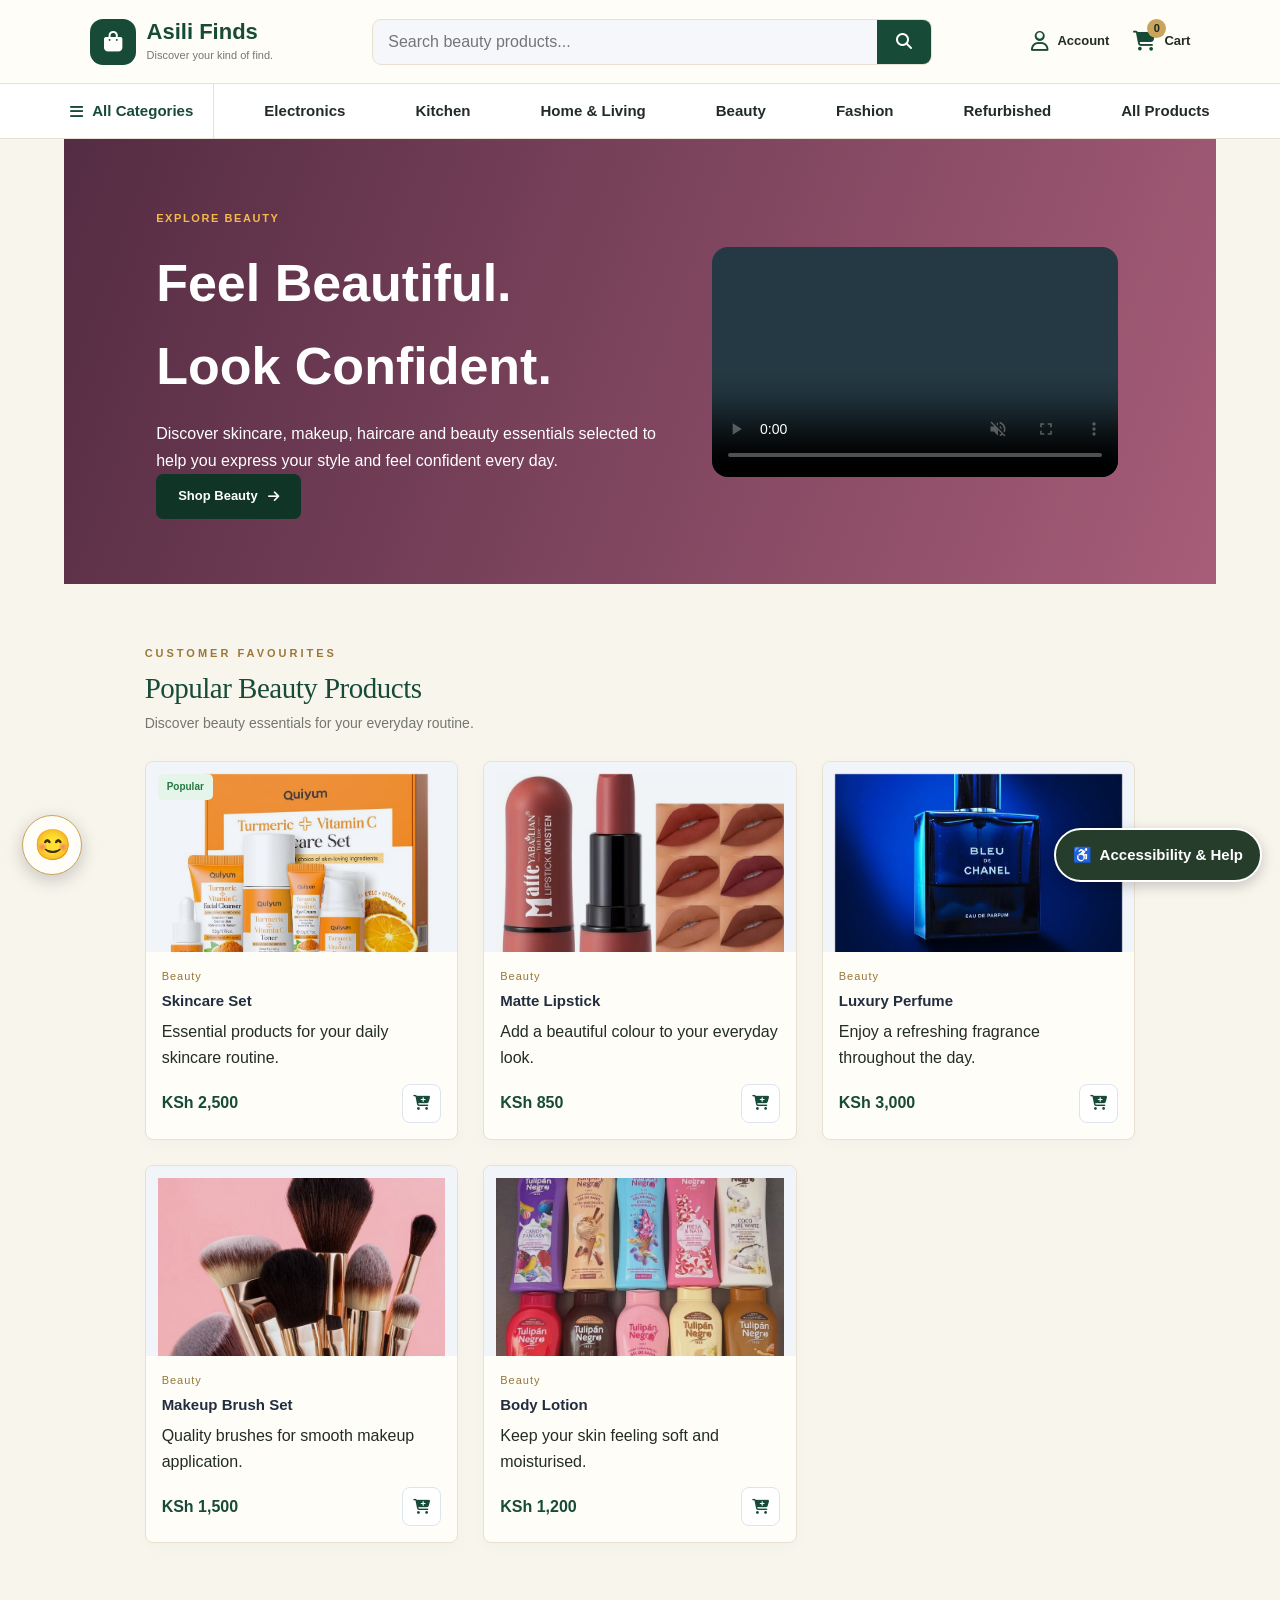
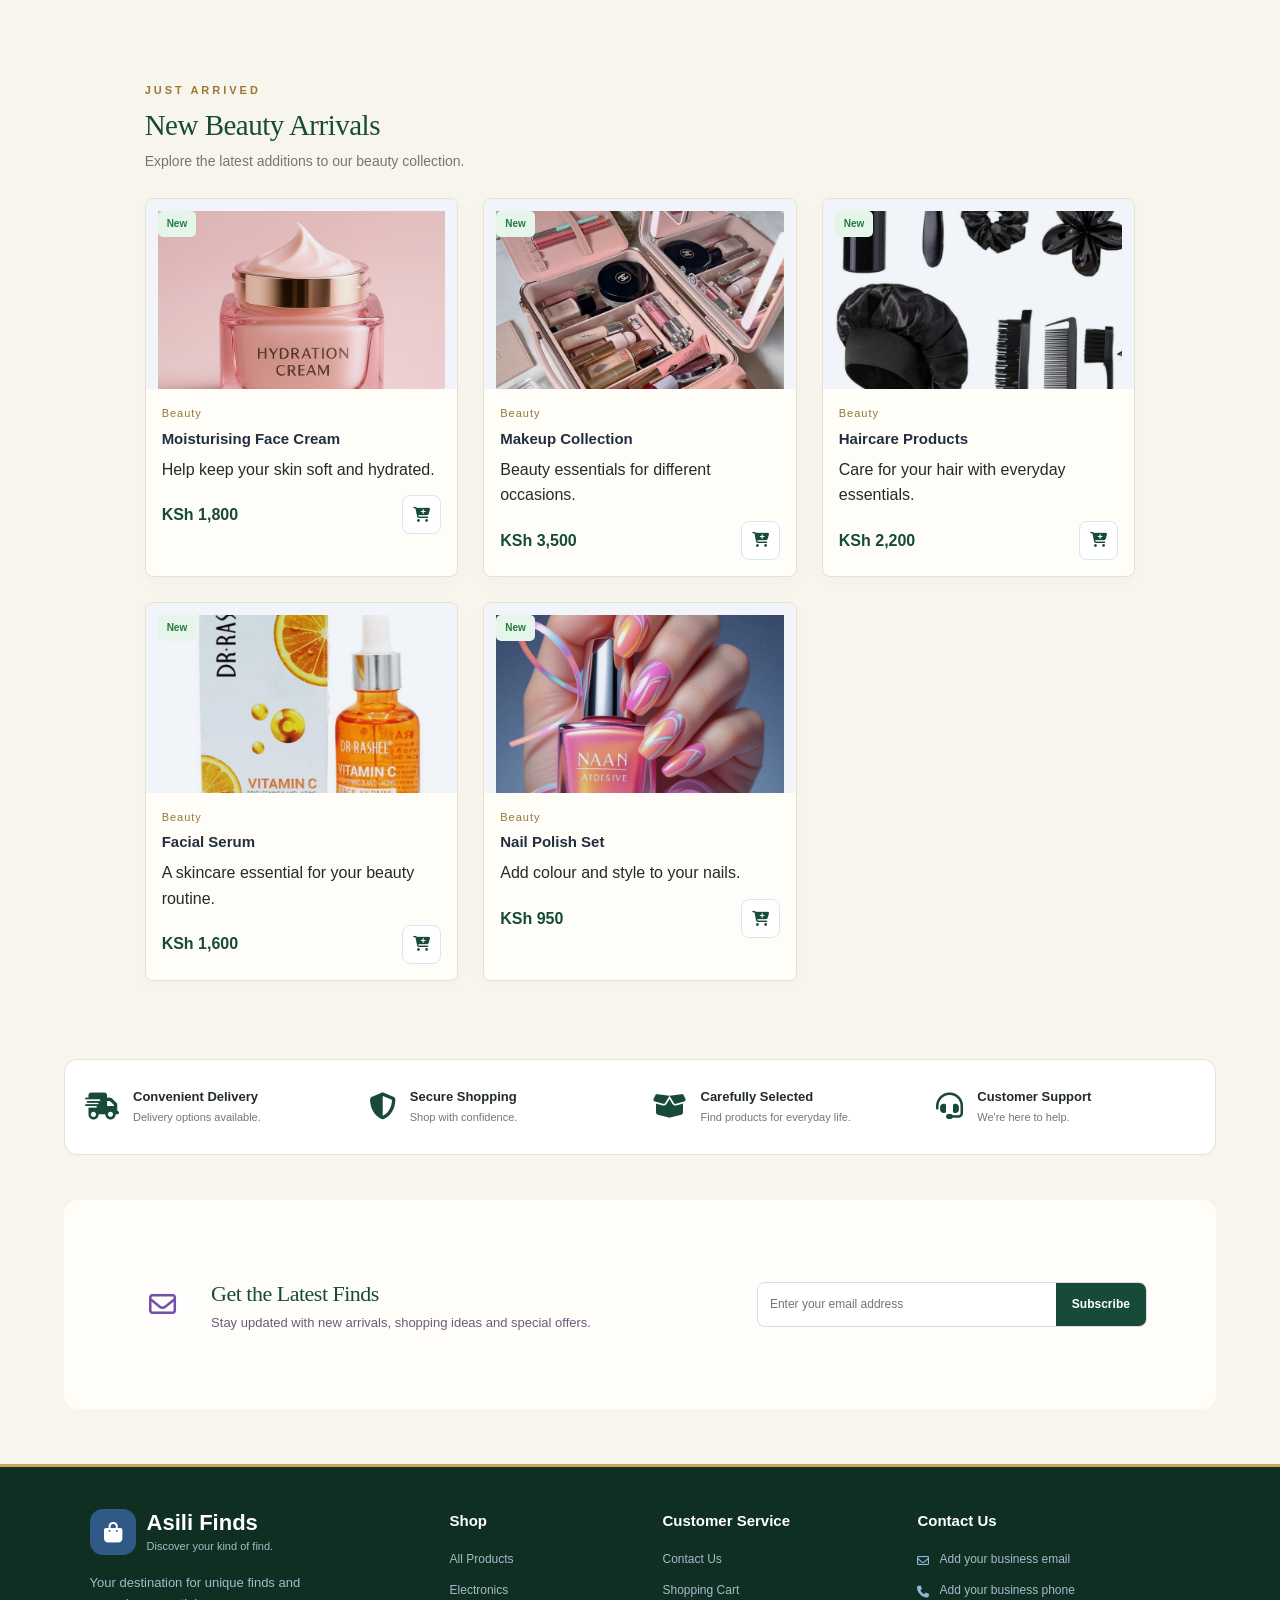
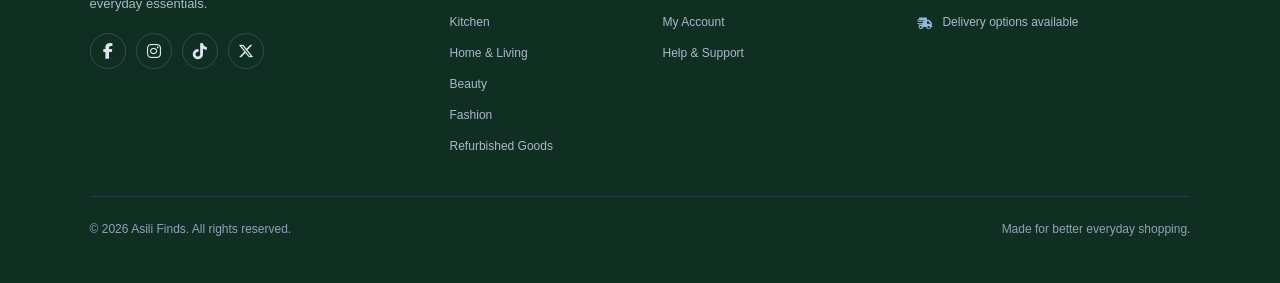
<file: beauty.html>
<!DOCTYPE html>
<html lang="en">
<head>
    <meta charset="UTF-8">
    <meta name="viewport" content="width=device-width, initial-scale=1.0">
    <title>Beauty | Asili Finds</title>

    <link rel="stylesheet" href="style.css">
    <link rel="stylesheet" href="https://cdnjs.cloudflare.com/ajax/libs/font-awesome/6.7.2/css/all.min.css">

    <style>
        .category-hero {
            min-height: 300px;
            padding: 65px 8%;
            background: linear-gradient(110deg, #542c43, #a75d78);
            color: white;
            display: flex;
            align-items: center;
            justify-content: space-between;
            gap: 30px;
        }

        .category-hero h1 {
            font-size: clamp(32px, 5vw, 52px);
            margin: 12px 0;
        }

        .category-hero p {
            max-width: 520px;
            line-height: 1.7;
        }

        .category-hero .eyebrow {
            color: #f5b94c;
        }

        .category-hero video {
            width: 42%;
            max-height: 230px;
            object-fit: cover;
            border-radius: 16px;
            background: #243943;
        }

        .category-products {
            padding-top: 55px;
        }

        @media(max-width: 700px) {
            .category-hero {
                flex-direction: column;
                align-items: flex-start;
                padding: 45px 6%;
            }

            .category-hero video {
                width: 100%;
            }
        }
    </style>
</head>

<body>

<!-- HEADER -->
<header class="site-header">
    <a href="index.html" class="brand">
        <span class="brand-icon"><i class="fa-solid fa-bag-shopping"></i></span>
        <span>
            <strong>Asili Finds</strong>
            <small>Discover your kind of find.</small>
        </span>
    </a>

    <form class="header-search" id="headerSearchForm">
        <input type="search" id="searchInput" placeholder="Search beauty products..." aria-label="Search products">
        <button type="submit"><i class="fa-solid fa-magnifying-glass"></i></button>
    </form>

    <div class="header-actions">
        <a href="login.html" class="header-action">
            <i class="fa-regular fa-user"></i>
            <span>Account</span>
        </a>

        <a href="cart.html" class="header-action cart-link">
            <i class="fa-solid fa-cart-shopping"></i>
            <span>Cart</span>
            <span class="cart-count" id="cartCount">0</span>
        </a>
    </div>
</header>

<!-- NAVIGATION -->
<nav class="main-nav">
    <a href="index.html#categories" class="all-categories">
        <i class="fa-solid fa-bars"></i> All Categories
    </a>
    <a href="electronics.html">Electronics</a>
    <a href="kitchen.html">Kitchen</a>
    <a href="home-living.html">Home & Living</a>
    <a href="beauty.html" class="active">Beauty</a>
    <a href="fashion.html">Fashion</a>
    <a href="refurbished.html">Refurbished</a>
    <a href="index.html#shop">All Products</a>
</nav>

<main>

<!-- BEAUTY HERO -->
<section class="category-hero">
    <div>
        <span class="eyebrow">EXPLORE BEAUTY</span>
        <h1>Feel Beautiful.<br>Look Confident.</h1>
        <p>
            Discover skincare, makeup, haircare and beauty essentials
            selected to help you express your style and feel confident
            every day.
        </p>
        <a href="#popular" class="btn btn-dark">
            Shop Beauty <i class="fa-solid fa-arrow-right"></i>
        </a>
    </div>

    <video controls muted
        poster="video/2.mp4">
        <source src="video/2.mp4" type="video/mp4">
        Your browser does not support video.
    </video>
</section>

<!-- POPULAR PRODUCTS -->
<section class="section products-section category-products" id="popular">

    <div class="section-heading">
        <div>
            <span class="eyebrow">CUSTOMER FAVOURITES</span>
            <h2>Popular Beauty Products</h2>
            <p>Discover beauty essentials for your everyday routine.</p>
        </div>
    </div>

    <div class="product-grid" id="productList">

        <article class="product-card" data-category="beauty">
            <div class="product-image-wrap">
                <span class="product-badge">Popular</span>
                <img src="images/Skincare Set.jpg" alt="Skincare products">
            </div>
            <div class="product-info">
                <span class="product-category">Beauty</span>
                <h3>Skincare Set</h3>
                <p>Essential products for your daily skincare routine.</p>
                <div class="product-bottom">
                    <strong class="product-price">KSh 2,500</strong>
                    <button class="add-cart" onclick="addToCart('Skincare Set',2500)">
                        <i class="fa-solid fa-cart-plus"></i>
                    </button>
                </div>
            </div>
        </article>

        <article class="product-card" data-category="beauty">
            <div class="product-image-wrap">
                <img src="images/Matte Lipstick.jpg" alt="Lipstick">
            </div>
            <div class="product-info">
                <span class="product-category">Beauty</span>
                <h3>Matte Lipstick</h3>
                <p>Add a beautiful colour to your everyday look.</p>
                <div class="product-bottom">
                    <strong class="product-price">KSh 850</strong>
                    <button class="add-cart" onclick="addToCart('Matte Lipstick',850)">
                        <i class="fa-solid fa-cart-plus"></i>
                    </button>
                </div>
            </div>
        </article>

        <article class="product-card" data-category="beauty">
            <div class="product-image-wrap">
                <img src="images/Luxury Perfume.jpg" alt="Perfume">
            </div>
            <div class="product-info">
                <span class="product-category">Beauty</span>
                <h3>Luxury Perfume</h3>
                <p>Enjoy a refreshing fragrance throughout the day.</p>
                <div class="product-bottom">
                    <strong class="product-price">KSh 3,000</strong>
                    <button class="add-cart" onclick="addToCart('Luxury Perfume',3000)">
                        <i class="fa-solid fa-cart-plus"></i>
                    </button>
                </div>
            </div>
        </article>

        <article class="product-card" data-category="beauty">
            <div class="product-image-wrap">
                <img src="images/Makeup Brush Set.jpg" alt="Makeup brushes">
            </div>
            <div class="product-info">
                <span class="product-category">Beauty</span>
                <h3>Makeup Brush Set</h3>
                <p>Quality brushes for smooth makeup application.</p>
                <div class="product-bottom">
                    <strong class="product-price">KSh 1,500</strong>
                    <button class="add-cart" onclick="addToCart('Makeup Brush Set',1500)">
                        <i class="fa-solid fa-cart-plus"></i>
                    </button>
                </div>
            </div>
        </article>

        <article class="product-card" data-category="beauty">
            <div class="product-image-wrap">
                <img src="images/Body Lotion.jpg" alt="Body lotion">
            </div>
            <div class="product-info">
                <span class="product-category">Beauty</span>
                <h3>Body Lotion</h3>
                <p>Keep your skin feeling soft and moisturised.</p>
                <div class="product-bottom">
                    <strong class="product-price">KSh 1,200</strong>
                    <button class="add-cart" onclick="addToCart('Body Lotion',1200)">
                        <i class="fa-solid fa-cart-plus"></i>
                    </button>
                </div>
            </div>
        </article>

    </div>
</section>

<!-- NEW ARRIVALS -->
<section class="section products-section category-products" id="new-arrivals">

    <div class="section-heading">
        <div>
            <span class="eyebrow">JUST ARRIVED</span>
            <h2>New Beauty Arrivals</h2>
            <p>Explore the latest additions to our beauty collection.</p>
        </div>
    </div>

    <div class="product-grid">

        <article class="product-card" data-category="beauty">
            <div class="product-image-wrap">
                <span class="product-badge">New</span>
                <img src="images/Moisturising Face Cream (2).jpg" alt="Face cream">
            </div>
            <div class="product-info">
                <span class="product-category">Beauty</span>
                <h3>Moisturising Face Cream</h3>
                <p>Help keep your skin soft and hydrated.</p>
                <div class="product-bottom">
                    <strong class="product-price">KSh 1,800</strong>
                    <button class="add-cart" onclick="addToCart('Moisturising Face Cream',1800)">
                        <i class="fa-solid fa-cart-plus"></i>
                    </button>
                </div>
            </div>
        </article>

        <article class="product-card" data-category="beauty">
            <div class="product-image-wrap">
                <span class="product-badge">New</span>
                <img src="images/Makeup Collection.jpg" alt="Makeup collection">
            </div>
            <div class="product-info">
                <span class="product-category">Beauty</span>
                <h3>Makeup Collection</h3>
                <p>Beauty essentials for different occasions.</p>
                <div class="product-bottom">
                    <strong class="product-price">KSh 3,500</strong>
                    <button class="add-cart" onclick="addToCart('Makeup Collection',3500)">
                        <i class="fa-solid fa-cart-plus"></i>
                    </button>
                </div>
            </div>
        </article>

        <article class="product-card" data-category="beauty">
            <div class="product-image-wrap">
                <span class="product-badge">New</span>
                <img src="images/Haircare Products.jpg" alt="Haircare products">
            </div>
            <div class="product-info">
                <span class="product-category">Beauty</span>
                <h3>Haircare Products</h3>
                <p>Care for your hair with everyday essentials.</p>
                <div class="product-bottom">
                    <strong class="product-price">KSh 2,200</strong>
                    <button class="add-cart" onclick="addToCart('Haircare Products',2200)">
                        <i class="fa-solid fa-cart-plus"></i>
                    </button>
                </div>
            </div>
        </article>

        <article class="product-card" data-category="beauty">
            <div class="product-image-wrap">
                <span class="product-badge">New</span>
                <img src="images/Facial Serum.jpg" alt="Facial serum">
            </div>
            <div class="product-info">
                <span class="product-category">Beauty</span>
                <h3>Facial Serum</h3>
                <p>A skincare essential for your beauty routine.</p>
                <div class="product-bottom">
                    <strong class="product-price">KSh 1,600</strong>
                    <button class="add-cart" onclick="addToCart('Facial Serum',1600)">
                        <i class="fa-solid fa-cart-plus"></i>
                    </button>
                </div>
            </div>
        </article>

        <article class="product-card" data-category="beauty">
            <div class="product-image-wrap">
                <span class="product-badge">New</span>
                <img src="images/Add colour and style to your nails.jpg" alt="Nail polish">
            </div>
            <div class="product-info">
                <span class="product-category">Beauty</span>
                <h3>Nail Polish Set</h3>
                <p>Add colour and style to your nails.</p>
                <div class="product-bottom">
                    <strong class="product-price">KSh 950</strong>
                    <button class="add-cart" onclick="addToCart('Nail Polish Set',950)">
                        <i class="fa-solid fa-cart-plus"></i>
                    </button>
                </div>
            </div>
        </article>

    </div>
</section>

<!-- STORE BENEFITS -->
<section class="benefits-section">
    <div class="benefit">
        <i class="fa-solid fa-truck-fast"></i>
        <div>
            <strong>Convenient Delivery</strong>
            <p>Delivery options available.</p>
        </div>
    </div>

    <div class="benefit">
        <i class="fa-solid fa-shield-halved"></i>
        <div>
            <strong>Secure Shopping</strong>
            <p>Shop with confidence.</p>
        </div>
    </div>

    <div class="benefit">
        <i class="fa-solid fa-box-open"></i>
        <div>
            <strong>Carefully Selected</strong>
            <p>Find products for everyday life.</p>
        </div>
    </div>

    <div class="benefit">
        <i class="fa-solid fa-headset"></i>
        <div>
            <strong>Customer Support</strong>
            <p>We're here to help.</p>
        </div>
    </div>
</section>

<!-- NEWSLETTER -->
<section class="section newsletter-section">
    <div class="newsletter-icon">
        <i class="fa-regular fa-envelope"></i>
    </div>

    <div class="newsletter-content">
        <h2>Get the Latest Finds</h2>
        <p>Stay updated with new arrivals, shopping ideas and special offers.</p>
    </div>

    <form class="newsletter-form" id="newsletterForm">
        <input type="email" id="newsletterEmail" placeholder="Enter your email address" required>
        <button type="submit">Subscribe</button>
    </form>

    <p id="newsletterMessage" class="newsletter-message" aria-live="polite"></p>
</section>

</main>

<!-- FOOTER -->
<footer class="site-footer" id="contact">
    <div class="footer-container">

        <div class="footer-brand">
            <a href="index.html" class="brand footer-logo">
                <span class="brand-icon"><i class="fa-solid fa-bag-shopping"></i></span>
                <span>
                    <strong>Asili Finds</strong>
                    <small>Discover your kind of find.</small>
                </span>
            </a>

            <p>Your destination for unique finds and everyday essentials.</p>

            <div class="social-icons">
                <a href="#" aria-label="Facebook"><i class="fa-brands fa-facebook-f"></i></a>
                <a href="#" aria-label="Instagram"><i class="fa-brands fa-instagram"></i></a>
                <a href="#" aria-label="TikTok"><i class="fa-brands fa-tiktok"></i></a>
                <a href="#" aria-label="X"><i class="fa-brands fa-x-twitter"></i></a>
            </div>
        </div>

        <div class="footer-column">
            <h3>Shop</h3>
            <a href="index.html#shop">All Products</a>
            <a href="electronics.html">Electronics</a>
            <a href="kitchen.html">Kitchen</a>
            <a href="home-living.html">Home & Living</a>
            <a href="beauty.html">Beauty</a>
            <a href="fashion.html">Fashion</a>
            <a href="refurbished.html">Refurbished Goods</a>
        </div>

        <div class="footer-column">
            <h3>Customer Service</h3>
            <a href="#contact">Contact Us</a>
            <a href="cart.html">Shopping Cart</a>
            <a href="login.html">My Account</a>
            <a href="#contact">Help & Support</a>
        </div>

        <div class="footer-column footer-contact">
            <h3>Contact Us</h3>
            <p><i class="fa-regular fa-envelope"></i> Add your business email</p>
            <p><i class="fa-solid fa-phone"></i> Add your business phone</p>
            <p><i class="fa-solid fa-truck-fast"></i> Delivery options available</p>
        </div>

    </div>

    <div class="footer-bottom">
        <p>&copy; 2026 Asili Finds. All rights reserved.</p>
        <p>Made for better everyday shopping.</p>
    </div>
</footer>

<!-- ACCESSIBILITY -->
<button id="accessibilityButton" class="accessibility-button" type="button"
    aria-label="Open accessibility and shopping help"
    aria-expanded="false" aria-controls="accessibilityPanel">
    <span aria-hidden="true">♿</span>
    <span>Accessibility & Help</span>
</button>

<section id="accessibilityPanel" class="accessibility-panel"
    aria-labelledby="accessibilityTitle" hidden>

    <div class="accessibility-heading">
        <h2 id="accessibilityTitle">How can we help?</h2>
        <button id="closeAccessibility" type="button">Close</button>
    </div>

    <p>Choose how you would like to use Asili Finds.</p>

    <button id="startVoiceShopping" type="button">🎙️ Start voice shopping</button>
    <button id="shoppingGuideButton" type="button">🛍️ Teach me how to shop</button>
    <button id="increaseText" type="button">A+ Make text larger</button>
    <button id="resetText" type="button">Reset text size</button>

    <div id="accessibilityMessage" role="status" aria-live="polite">
        Select an option to get started.
    </div>

    <div id="shoppingGuide" hidden>
        <h3>How to shop</h3>
        <ol>
            <li>Use the search box to find a product.</li>
            <li>Select a product to view its details.</li>
            <li>Choose Add to Cart.</li>
            <li>Open your cart to review your items.</li>
            <li>Follow the checkout instructions to continue.</li>
        </ol>
    </div>
</section>

<!-- FEEDBACK -->
<div class="feedback-widget">
    <button type="button" id="feedbackIcon" class="feedback-icon"
        aria-label="Give feedback" title="Give feedback">😊</button>

    <div id="feedbackPopup" class="feedback-popup" hidden>
        <h3>How are you feeling?</h3>
        <p>Tell us about your shopping experience.</p>

        <div class="feedback-emotions">
            <button type="button" class="emotion-btn" data-emotion="happy">😊<span>Happy</span></button>
            <button type="button" class="emotion-btn" data-emotion="angry">😠<span>Angry</span></button>
            <button type="button" class="emotion-btn" data-emotion="frustrated">😣<span>Frustrated</span></button>
        </div>

        <form id="feedbackForm">
            <label for="fbMessage">Your feedback</label>
            <textarea id="fbMessage" rows="3"
                placeholder="Choose a face to begin..." required></textarea>
            <button type="submit" class="feedback-submit">Submit Feedback</button>
            <p id="feedbackMessage" role="status" aria-live="polite"></p>
        </form>
    </div>
</div>

<script src="script.js"></script>

<script>
document.querySelectorAll(".product-card").forEach(card => {
    card.style.cursor = "pointer";

    card.addEventListener("click", function(event) {
        if (event.target.closest(".add-cart")) return;

        const name = card.querySelector("h3")?.textContent.trim();

        if (name) {
            window.location.href =
                "product.html?product=" + encodeURIComponent(name);
        }
    });
});
</script>

</body>
</html>
</file>
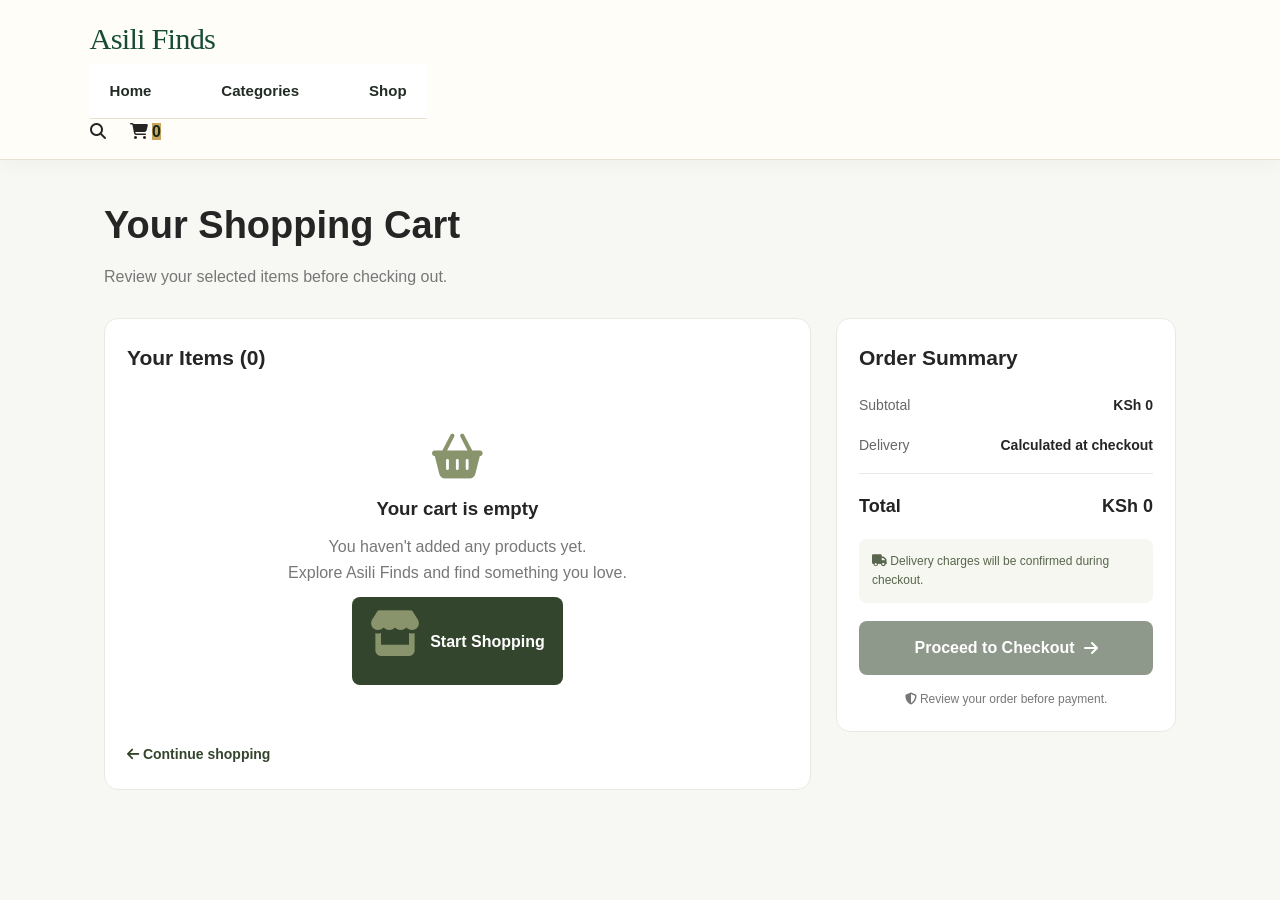
<file: cart.html>
<!DOCTYPE html>
<html lang="en">
<head>
    <meta charset="UTF-8">
    <meta name="viewport" content="width=device-width, initial-scale=1.0">
    <title>Shopping Cart | Asili Finds</title>

    <link rel="stylesheet" href="style.css">
    <link rel="stylesheet"
          href="https://cdnjs.cloudflare.com/ajax/libs/font-awesome/6.5.2/css/all.min.css">

    <style>
        * {
            box-sizing: border-box;
        }

        body {
            margin: 0;
            background: #f7f7f4;
            color: #252525;
            font-family: Arial, sans-serif;
        }

        .cart-page {
            width: min(1200px, 94%);
            margin: 35px auto 60px;
        }

        .cart-heading {
            margin-bottom: 28px;
        }

        .cart-heading h1 {
            margin: 0 0 8px;
            font-size: clamp(27px, 4vw, 38px);
        }

        .cart-heading p {
            margin: 0;
            color: #777;
        }

        .cart-layout {
            display: grid;
            grid-template-columns: minmax(0, 1fr) 340px;
            gap: 25px;
            align-items: start;
        }

        .cart-items,
        .order-summary {
            background: #fff;
            border: 1px solid #e9e9e3;
            border-radius: 14px;
            padding: 22px;
        }

        .cart-items h2,
        .order-summary h2 {
            margin: 0 0 20px;
            font-size: 21px;
        }

        .cart-item {
            display: grid;
            grid-template-columns: 115px minmax(0, 1fr) auto;
            gap: 17px;
            padding: 20px 0;
            border-bottom: 1px solid #eee;
        }

        .cart-item:first-of-type {
            padding-top: 0;
        }

        .cart-item:last-child {
            border-bottom: 0;
        }

        .cart-image {
            width: 115px;
            height: 115px;
            display: flex;
            align-items: center;
            justify-content: center;
            overflow: hidden;
            border-radius: 10px;
            background: #f5f5f1;
        }

        .cart-image img {
            width: 100%;
            height: 100%;
            object-fit: cover;
        }

        .cart-product-title {
            margin: 0 0 7px;
            font-size: 17px;
            line-height: 1.4;
        }

        .cart-product-category {
            display: inline-block;
            margin-bottom: 8px;
            color: #65734b;
            font-size: 12px;
            font-weight: 700;
            text-transform: uppercase;
            letter-spacing: .5px;
        }

        .cart-product-description {
            margin: 0 0 9px;
            color: #777;
            font-size: 13px;
            line-height: 1.6;
        }

        .cart-product-review {
            margin-bottom: 10px;
            color: #777;
            font-size: 12px;
        }

        .review-stars {
            color: #e5a51a;
            letter-spacing: 1px;
        }

        .cart-unit-price {
            font-weight: 700;
            font-size: 15px;
        }

        .cart-item-actions {
            display: flex;
            flex-wrap: wrap;
            gap: 12px;
            align-items: center;
            margin-top: 13px;
        }

        .quantity-control {
            display: inline-flex;
            align-items: center;
            gap: 13px;
            border: 1px solid #ddd;
            border-radius: 7px;
            padding: 5px 9px;
        }

        .quantity-control button {
            width: 22px;
            height: 22px;
            border: 0;
            background: transparent;
            cursor: pointer;
            font-size: 17px;
        }

        .remove-button {
            border: 0;
            background: transparent;
            color: #b33b32;
            cursor: pointer;
            font-size: 13px;
        }

        .cart-line-total {
            text-align: right;
            white-space: nowrap;
            font-size: 15px;
            font-weight: 700;
        }

        .empty-cart {
            padding: 40px 15px;
            text-align: center;
        }

        .empty-cart i {
            color: #89946d;
            font-size: 45px;
            margin-bottom: 15px;
        }

        .empty-cart h3 {
            margin: 0 0 10px;
        }

        .empty-cart p {
            color: #777;
            line-height: 1.6;
        }

        .shop-button,
        .checkout-button {
            display: inline-flex;
            justify-content: center;
            align-items: center;
            gap: 9px;
            width: 100%;
            padding: 14px 18px;
            border: 0;
            border-radius: 8px;
            background: #34452d;
            color: #fff;
            text-decoration: none;
            font-weight: 700;
            cursor: pointer;
            transition: background .2s;
        }

        .shop-button:hover,
        .checkout-button:hover {
            background: #4d6242;
        }

        .empty-cart .shop-button {
            width: auto;
            margin-top: 12px;
        }

        .summary-row {
            display: flex;
            justify-content: space-between;
            gap: 15px;
            margin: 17px 0;
            color: #666;
            font-size: 14px;
        }

        .summary-row strong {
            color: #252525;
        }

        .summary-total {
            padding-top: 18px;
            border-top: 1px solid #e9e9e3;
            color: #222;
            font-size: 18px;
            font-weight: 700;
        }

        .delivery-note {
            margin: 18px 0;
            padding: 13px;
            border-radius: 8px;
            background: #f5f7f0;
            color: #59664d;
            font-size: 12px;
            line-height: 1.6;
        }

        .continue-shopping {
            display: inline-block;
            margin-top: 18px;
            color: #34452d;
            text-decoration: none;
            font-size: 14px;
            font-weight: 700;
        }

        .continue-shopping:hover {
            text-decoration: underline;
        }

        .secure-note {
            margin-top: 15px;
            color: #777;
            text-align: center;
            font-size: 12px;
        }

        @media (max-width: 850px) {
            .cart-layout {
                grid-template-columns: 1fr;
            }

            .order-summary {
                order: -1;
            }
        }

        @media (max-width: 520px) {
            .cart-page {
                width: 92%;
                margin-top: 23px;
            }

            .cart-items,
            .order-summary {
                padding: 16px;
            }

            .cart-item {
                grid-template-columns: 85px minmax(0, 1fr);
                gap: 12px;
            }

            .cart-image {
                width: 85px;
                height: 95px;
            }

            .cart-line-total {
                grid-column: 2;
                text-align: left;
            }

            .cart-product-title {
                font-size: 15px;
            }

            .cart-product-description {
                font-size: 12px;
            }
        }
    </style>
</head>

<body>

    <!-- Keep this header consistent with your homepage -->
    <header class="site-header">
        <div class="header-container">
            <a href="index.html" class="logo">Asili Finds</a>

            <nav class="main-nav" aria-label="Main navigation">
                <a href="index.html">Home</a>
                <a href="index.html#categories">Categories</a>
                <a href="index.html#products">Shop</a>
            </nav>

            <div class="header-actions">
                <a href="index.html" aria-label="Continue shopping">
                    <i class="fa-solid fa-magnifying-glass"></i>
                </a>

                <a href="cart.html" aria-label="Shopping cart">
                    <i class="fa-solid fa-cart-shopping"></i>
                    <span id="cartCount">0</span>
                </a>
            </div>
        </div>
    </header>

    <main class="cart-page">
        <section class="cart-heading">
            <h1>Your Shopping Cart</h1>
            <p>Review your selected items before checking out.</p>
        </section>

        <div class="cart-layout">
            <section class="cart-items">
                <h2>Your Items (<span id="itemCount">0</span>)</h2>

                <div id="cartItems">
                    <!-- Items are added here by JavaScript -->
                </div>

                <a href="index.html" class="continue-shopping">
                    <i class="fa-solid fa-arrow-left"></i>
                    Continue shopping
                </a>
            </section>

            <aside class="order-summary">
                <h2>Order Summary</h2>

                <div class="summary-row">
                    <span>Subtotal</span>
                    <strong id="cartSubtotal">KSh 0</strong>
                </div>

                <div class="summary-row">
                    <span>Delivery</span>
                    <strong id="deliveryFee">Calculated at checkout</strong>
                </div>

                <div class="summary-row summary-total">
                    <span>Total</span>
                    <strong id="cartTotal">KSh 0</strong>
                </div>

                <div class="delivery-note">
                    <i class="fa-solid fa-truck"></i>
                    Delivery charges will be confirmed during checkout.
                </div>

                <button type="button" id="checkoutButton"
                        class="checkout-button">
                    Proceed to Checkout
                    <i class="fa-solid fa-arrow-right"></i>
                </button>

                <p class="secure-note">
                    <i class="fa-solid fa-shield-halved"></i>
                    Review your order before payment.
                </p>
            </aside>
        </div>
    </main>

    <script>
        const CART_KEY = "cart";

        const cartItemsContainer = document.getElementById("cartItems");
        const itemCountElement = document.getElementById("itemCount");
        const cartCountElement = document.getElementById("cartCount");
        const subtotalElement = document.getElementById("cartSubtotal");
        const totalElement = document.getElementById("cartTotal");
        const checkoutButton = document.getElementById("checkoutButton");

        function getCart() {
            try {
                const cart = JSON.parse(localStorage.getItem(CART_KEY) || "[]");
                return Array.isArray(cart) ? cart : [];
            } catch (error) {
                return [];
            }
        }

        function saveCart(cart) {
            localStorage.setItem(CART_KEY, JSON.stringify(cart));
        }

        function money(amount) {
            return "KSh " + Number(amount || 0).toLocaleString("en-KE", {
                maximumFractionDigits: 2
            });
        }

        function escapeHTML(value) {
            return String(value ?? "").replace(/[&<>"']/g, character => ({
                "&": "&amp;",
                "<": "&lt;",
                ">": "&gt;",
                '"': "&quot;",
                "'": "&#039;"
            })[character]);
        }

        // Used only when the product does not have an image saved in the cart.
        function productImage(name) {
            const product = String(name || "").toLowerCase();

            if (product.includes("headphone") || product.includes("earbud")) {
                return "https://placehold.co/300x300?text=Headphones";
            }

            if (product.includes("chair") || product.includes("sofa")) {
                return "https://placehold.co/300x300?text=Furniture";
            }

            if (product.includes("kettle") || product.includes("blender")) {
                return "https://placehold.co/300x300?text=Kitchen";
            }

            if (product.includes("phone") || product.includes("laptop")) {
                return "https://placehold.co/300x300?text=Electronics";
            }

            return "https://placehold.co/300x300?text=Asili+Finds";
        }

        function makeStars(rating) {
            const value = Math.max(0, Math.min(5, Number(rating) || 0));
            const fullStars = Math.floor(value);
            const halfStar = value - fullStars >= 0.5 ? 1 : 0;
            const emptyStars = 5 - fullStars - halfStar;

            return "★".repeat(fullStars)
                + (halfStar ? "⯪" : "")
                + "☆".repeat(emptyStars);
        }

        function updateHeaderCount(cart) {
            const quantity = cart.reduce(
                (total, item) => total + Math.max(0, Number(item.quantity) || 1),
                0
            );

            cartCountElement.textContent = quantity;
        }

        function renderCart() {
            const cart = getCart();
            cartItemsContainer.replaceChildren();

            const totalQuantity = cart.reduce(
                (sum, item) => sum + Math.max(0, Number(item.quantity) || 1),
                0
            );

            const subtotal = cart.reduce(
                (sum, item) =>
                    sum + (Number(item.price) || 0)
                    * Math.max(0, Number(item.quantity) || 1),
                0
            );

            itemCountElement.textContent = totalQuantity;
            updateHeaderCount(cart);
            subtotalElement.textContent = money(subtotal);
            totalElement.textContent = money(subtotal);

            if (cart.length === 0) {
                const empty = document.createElement("div");
                empty.className = "empty-cart";
                empty.innerHTML = `
                    <i class="fa-solid fa-basket-shopping"></i>
                    <h3>Your cart is empty</h3>
                    <p>You haven't added any products yet.<br>
                    Explore Asili Finds and find something you love.</p>
                    <a href="index.html" class="shop-button">
                        <i class="fa-solid fa-store"></i> Start Shopping
                    </a>
                `;

                cartItemsContainer.appendChild(empty);
                checkoutButton.disabled = true;
                checkoutButton.style.opacity = "0.55";
                checkoutButton.style.cursor = "not-allowed";
                return;
            }

            checkoutButton.disabled = false;
            checkoutButton.style.opacity = "1";
            checkoutButton.style.cursor = "pointer";

            cart.forEach((item, index) => {
                const quantity = Math.max(1, Number(item.quantity) || 1);
                const price = Math.max(0, Number(item.price) || 0);
                const rating = Number(item.rating) || 0;
                const reviewCount = Number(item.reviewCount) || 0;
                const lineTotal = price * quantity;

                const card = document.createElement("article");
                card.className = "cart-item";

                const imageWrap = document.createElement("div");
                imageWrap.className = "cart-image";

                const image = document.createElement("img");
                image.src = item.image || productImage(item.name);
                image.alt = item.name || "Product";
                image.loading = "lazy";
                image.onerror = function () {
                    this.onerror = null;
                    this.src = "https://placehold.co/300x300?text=Product";
                };
                imageWrap.appendChild(image);

                const details = document.createElement("div");

                const title = document.createElement("h3");
                title.className = "cart-product-title";
                title.textContent = item.name || "Product";

                const category = document.createElement("span");
                category.className = "cart-product-category";
                category.textContent = item.category || "Household product";

                const description = document.createElement("p");
                description.className = "cart-product-description";
                description.textContent = item.description
                    || "A selected product from Asili Finds.";

                const review = document.createElement("div");
                review.className = "cart-product-review";

                if (rating > 0) {
                    const stars = document.createElement("span");
                    stars.className = "review-stars";
                    stars.textContent = makeStars(rating);

                    review.appendChild(stars);
                    review.appendChild(document.createTextNode(
                        ` ${rating.toFixed(1)} (${reviewCount} reviews)`
                    ));
                } else {
                    review.textContent = "Customer ratings not available";
                }

                const unitPrice = document.createElement("div");
                unitPrice.className = "cart-unit-price";
                unitPrice.textContent = money(price) + " each";

                const actions = document.createElement("div");
                actions.className = "cart-item-actions";

                const quantityControl = document.createElement("div");
                quantityControl.className = "quantity-control";

                const decrease = document.createElement("button");
                decrease.type = "button";
                decrease.textContent = "−";
                decrease.setAttribute("aria-label", "Decrease quantity");

                const quantityText = document.createElement("span");
                quantityText.textContent = quantity;

                const increase = document.createElement("button");
                increase.type = "button";
                increase.textContent = "+";
                increase.setAttribute("aria-label", "Increase quantity");

                decrease.addEventListener("click", () => {
                    changeQuantity(index, -1);
                });

                increase.addEventListener("click", () => {
                    changeQuantity(index, 1);
                });

                quantityControl.append(decrease, quantityText, increase);

                const remove = document.createElement("button");
                remove.type = "button";
                remove.className = "remove-button";
                remove.innerHTML = '<i class="fa-regular fa-trash-can"></i> Remove';
                remove.addEventListener("click", () => removeItem(index));

                actions.append(quantityControl, remove);
                details.append(title, category, description, review, unitPrice, actions);

                const lineTotalElement = document.createElement("div");
                lineTotalElement.className = "cart-line-total";
                lineTotalElement.textContent = money(lineTotal);

                card.append(imageWrap, details, lineTotalElement);
                cartItemsContainer.appendChild(card);
            });
        }

        function changeQuantity(index, amount) {
            const cart = getCart();

            if (!cart[index]) return;

            const currentQuantity = Math.max(1, Number(cart[index].quantity) || 1);
            const newQuantity = currentQuantity + amount;

            if (newQuantity < 1) {
                removeItem(index);
                return;
            }

            cart[index].quantity = newQuantity;
            saveCart(cart);
            renderCart();
        }

        function removeItem(index) {
            const cart = getCart();
            cart.splice(index, 1);
            saveCart(cart);
            renderCart();
        }

        checkoutButton.addEventListener("click", () => {
            const cart = getCart();

            if (cart.length === 0) {
                alert("Your cart is empty. Please add products first.");
                return;
            }

            window.location.href = "checkout.html";
        });

        renderCart();
    </script>

</body>
</html>
</file>
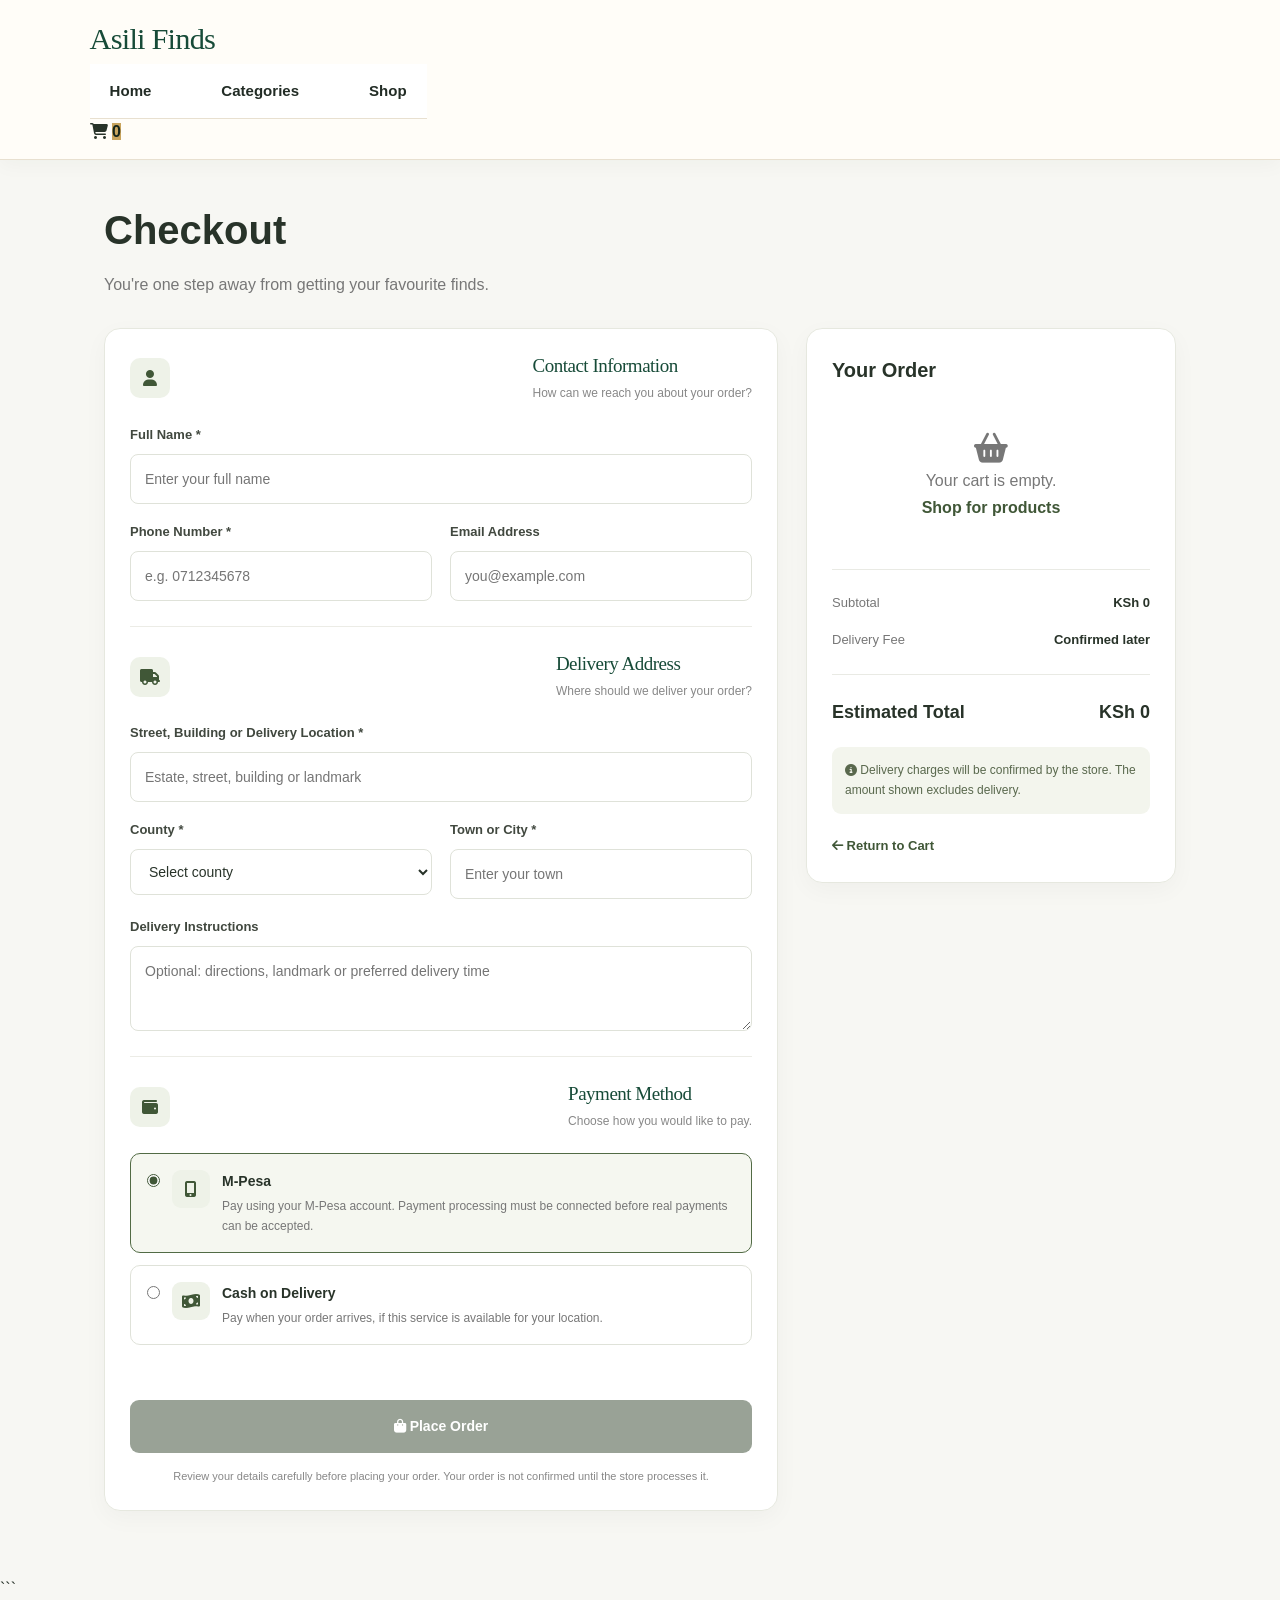
<file: checkout.html>
<!DOCTYPE html>
<html lang="en">
<head>
    <meta charset="UTF-8">
    <meta name="viewport" content="width=device-width, initial-scale=1.0">
    <title>Checkout | Asili Finds</title>

    <link rel="stylesheet" href="style.css">
    <link rel="stylesheet"
          href="https://cdnjs.cloudflare.com/ajax/libs/font-awesome/6.5.2/css/all.min.css">

    <style>
        * {
            box-sizing: border-box;
        }

        body {
            margin: 0;
            background: #f7f7f3;
            color: #283329;
            font-family: Arial, sans-serif;
        }

        .checkout-page {
            width: min(1200px, 94%);
            margin: 38px auto 65px;
        }

        .checkout-heading {
            margin-bottom: 30px;
        }

        .checkout-heading h1 {
            font-size: clamp(28px, 4vw, 40px);
            margin: 0 0 10px;
        }

        .checkout-heading p {
            color: #777;
            line-height: 1.6;
        }

        .checkout-layout {
            display: grid;
            grid-template-columns: minmax(0, 1fr) 370px;
            gap: 28px;
            align-items: start;
        }

        .checkout-form,
        .order-card {
            background: white;
            border: 1px solid #e6e8df;
            border-radius: 16px;
            padding: 25px;
            box-shadow: 0 7px 25px rgba(0, 0, 0, .035);
        }

        .form-section {
            padding-bottom: 25px;
            margin-bottom: 25px;
            border-bottom: 1px solid #ecece6;
        }

        .form-section:last-of-type {
            border-bottom: 0;
            margin-bottom: 0;
        }

        .section-heading {
            display: flex;
            align-items: center;
            gap: 12px;
            margin-bottom: 22px;
        }

        .section-icon {
            width: 40px;
            height: 40px;
            display: grid;
            place-items: center;
            background: #eef2e8;
            color: #405737;
            border-radius: 10px;
            flex-shrink: 0;
        }

        .section-heading h2 {
            font-size: 19px;
            margin: 0 0 5px;
        }

        .section-heading p {
            font-size: 12px;
            color: #888;
            margin: 0;
        }

        .form-grid {
            display: grid;
            grid-template-columns: 1fr 1fr;
            gap: 18px;
        }

        .form-group {
            display: flex;
            flex-direction: column;
            gap: 8px;
            min-width: 0;
        }

        .form-group.full-width {
            grid-column: 1 / -1;
        }

        .form-group label {
            font-size: 13px;
            font-weight: 700;
            color: #41483f;
        }

        .form-group input,
        .form-group select,
        .form-group textarea {
            width: 100%;
            padding: 13px 14px;
            border: 1px solid #dfe2d9;
            border-radius: 8px;
            background: #fff;
            color: #283329;
            font: inherit;
            font-size: 14px;
            outline: none;
            transition: border-color .2s;
        }

        .form-group input:focus,
        .form-group select:focus,
        .form-group textarea:focus {
            border-color: #526b45;
            box-shadow: 0 0 0 3px rgba(82, 107, 69, .09);
        }

        .form-group textarea {
            min-height: 85px;
            resize: vertical;
        }

        .payment-option {
            display: flex;
            align-items: flex-start;
            gap: 12px;
            padding: 16px;
            border: 1px solid #dfe2d9;
            border-radius: 10px;
            margin-bottom: 12px;
            cursor: pointer;
            transition: border-color .2s, background .2s;
        }

        .payment-option:has(input:checked) {
            border-color: #526b45;
            background: #f5f7f0;
        }

        .payment-option input {
            margin-top: 4px;
            accent-color: #405737;
        }

        .payment-icon {
            width: 38px;
            height: 38px;
            border-radius: 9px;
            display: grid;
            place-items: center;
            background: #eef2e8;
            color: #405737;
            flex-shrink: 0;
        }

        .payment-details {
            flex: 1;
        }

        .payment-details strong {
            display: block;
            margin-bottom: 5px;
            font-size: 14px;
        }

        .payment-details span {
            display: block;
            color: #777;
            font-size: 12px;
            line-height: 1.6;
        }

        .order-card {
            position: sticky;
            top: 20px;
        }

        .order-card h2 {
            font-size: 20px;
            margin: 0 0 22px;
        }

        .order-items {
            display: flex;
            flex-direction: column;
            gap: 18px;
        }

        .order-item {
            display: grid;
            grid-template-columns: 65px minmax(0, 1fr) auto;
            align-items: center;
            gap: 12px;
        }

        .order-item img {
            width: 65px;
            height: 65px;
            object-fit: cover;
            border-radius: 9px;
            background: #f1f1ec;
        }

        .order-item h3 {
            font-size: 13px;
            line-height: 1.5;
            margin: 0 0 5px;
            overflow-wrap: anywhere;
        }

        .order-item p {
            font-size: 12px;
            color: #777;
            margin: 0;
        }

        .order-item-price {
            font-size: 12px;
            font-weight: 700;
            white-space: nowrap;
        }

        .order-divider {
            border: 0;
            border-top: 1px solid #e9eae4;
            margin: 23px 0;
        }

        .total-row {
            display: flex;
            justify-content: space-between;
            gap: 12px;
            margin: 16px 0;
            font-size: 13px;
            color: #777;
        }

        .total-row strong {
            color: #283329;
            text-align: right;
        }

        .grand-total {
            font-size: 18px;
            font-weight: 700;
            color: #283329;
        }

        .checkout-button {
            width: 100%;
            padding: 15px;
            border: 0;
            border-radius: 9px;
            background: #34472e;
            color: white;
            font-size: 14px;
            font-weight: 700;
            cursor: pointer;
            margin-top: 18px;
            transition: background .2s;
        }

        .checkout-button:hover {
            background: #506845;
        }

        .checkout-button:disabled {
            opacity: .5;
            cursor: not-allowed;
        }

        .terms-note {
            color: #888;
            font-size: 11px;
            line-height: 1.7;
            text-align: center;
            margin-top: 14px;
        }

        .secure-note {
            background: #f3f5ed;
            padding: 13px;
            border-radius: 9px;
            color: #59684d;
            font-size: 12px;
            line-height: 1.7;
            margin-top: 20px;
        }

        .empty-message {
            text-align: center;
            padding: 25px 10px;
            color: #777;
            line-height: 1.7;
        }

        .empty-message a {
            color: #405737;
            font-weight: 700;
        }

        .checkout-notice {
            display: none;
            padding: 14px;
            margin-bottom: 20px;
            border-radius: 9px;
            font-size: 13px;
            line-height: 1.7;
        }

        .checkout-notice.show {
            display: block;
        }

        .checkout-notice.error {
            background: #fff0ed;
            color: #a33326;
            border: 1px solid #f2d0ca;
        }

        .checkout-notice.success {
            background: #eef6e9;
            color: #34562b;
            border: 1px solid #d4e7ca;
        }

        .back-link {
            display: inline-block;
            margin-top: 22px;
            text-decoration: none;
            color: #405737;
            font-size: 13px;
            font-weight: 700;
        }

        @media (max-width: 900px) {
            .checkout-layout {
                grid-template-columns: 1fr;
            }

            .order-card {
                position: static;
                grid-row: 1;
            }
        }

        @media (max-width: 540px) {
            .checkout-page {
                margin-top: 23px;
            }

            .checkout-form,
            .order-card {
                padding: 17px;
            }

            .form-grid {
                grid-template-columns: 1fr;
            }

            .form-group.full-width {
                grid-column: auto;
            }
        }
    </style>
</head>

<body>

<header class="site-header">
    <div class="header-container">
        <a href="index.html" class="logo">Asili Finds</a>

        <nav class="main-nav" aria-label="Main navigation">
            <a href="index.html">Home</a>
            <a href="index.html#categories">Categories</a>
            <a href="index.html#products">Shop</a>
        </nav>

        <div class="header-actions">
            <a href="cart.html" aria-label="Shopping cart">
                <i class="fa-solid fa-cart-shopping"></i>
                <span id="cartCount">0</span>
            </a>
        </div>
    </div>
</header>

<main class="checkout-page">

    <div class="checkout-heading">
        <h1>Checkout</h1>
        <p>You're one step away from getting your favourite finds.</p>
    </div>

    <div id="checkoutNotice" class="checkout-notice"
         role="status" aria-live="polite"></div>

    <div class="checkout-layout">

        <form id="checkoutForm" class="checkout-form">

            <section class="form-section">
                <div class="section-heading">
                    <div class="section-icon">
                        <i class="fa-solid fa-user"></i>
                    </div>
                    <div>
                        <h2>Contact Information</h2>
                        <p>How can we reach you about your order?</p>
                    </div>
                </div>

                <div class="form-grid">
                    <div class="form-group full-width">
                        <label for="fullName">Full Name *</label>
                        <input type="text" id="fullName" name="fullName"
                               autocomplete="name" required
                               placeholder="Enter your full name">
                    </div>

                    <div class="form-group">
                        <label for="phone">Phone Number *</label>
                        <input type="tel" id="phone" name="phone"
                               autocomplete="tel" required
                               placeholder="e.g. 0712345678">
                    </div>

                    <div class="form-group">
                        <label for="email">Email Address</label>
                        <input type="email" id="email" name="email"
                               autocomplete="email"
                               placeholder="you@example.com">
                    </div>
                </div>
            </section>

            <section class="form-section">
                <div class="section-heading">
                    <div class="section-icon">
                        <i class="fa-solid fa-truck"></i>
                    </div>
                    <div>
                        <h2>Delivery Address</h2>
                        <p>Where should we deliver your order?</p>
                    </div>
                </div>

                <div class="form-grid">
                    <div class="form-group full-width">
                        <label for="address">Street, Building or Delivery Location *</label>
                        <input type="text" id="address" name="address"
                               autocomplete="street-address" required
                               placeholder="Estate, street, building or landmark">
                    </div>

                    <div class="form-group">
                        <label for="county">County *</label>
                        <select id="county" name="county" required>
                            <option value="">Select county</option>
                            <option>Baringo</option>
                            <option>Bomet</option>
                            <option>Bungoma</option>
                            <option>Busia</option>
                            <option>Elgeyo-Marakwet</option>
                            <option>Embu</option>
                            <option>Garissa</option>
                            <option>Homa Bay</option>
                            <option>Isiolo</option>
                            <option>Kajiado</option>
                            <option>Kakamega</option>
                            <option>Kericho</option>
                            <option>Kiambu</option>
                            <option>Kilifi</option>
                            <option>Kirinyaga</option>
                            <option>Kisii</option>
                            <option>Kisumu</option>
                            <option>Kitui</option>
                            <option>Kwale</option>
                            <option>Laikipia</option>
                            <option>Lamu</option>
                            <option>Machakos</option>
                            <option>Makueni</option>
                            <option>Mandera</option>
                            <option>Meru</option>
                            <option>Migori</option>
                            <option>Marsabit</option>
                            <option>Mombasa</option>
                            <option>Murang'a</option>
                            <option>Nairobi</option>
                            <option>Nakuru</option>
                            <option>Nandi</option>
                            <option>Narok</option>
                            <option>Nyamira</option>
                            <option>Nyandarua</option>
                            <option>Nyeri</option>
                            <option>Samburu</option>
                            <option>Siaya</option>
                            <option>Taita-Taveta</option>
                            <option>Tana River</option>
                            <option>Tharaka-Nithi</option>
                            <option>Trans Nzoia</option>
                            <option>Turkana</option>
                            <option>Uasin Gishu</option>
                            <option>Vihiga</option>
                            <option>Wajir</option>
                            <option>West Pokot</option>
                        </select>
                    </div>

                    <div class="form-group">
                        <label for="town">Town or City *</label>
                        <input type="text" id="town" name="town"
                               autocomplete="address-level2" required
                               placeholder="Enter your town">
                    </div>

                    <div class="form-group full-width">
                        <label for="instructions">Delivery Instructions</label>
                        <textarea id="instructions" name="instructions"
                                  placeholder="Optional: directions, landmark or preferred delivery time"></textarea>
                    </div>
                </div>
            </section>

            <section class="form-section">
                <div class="section-heading">
                    <div class="section-icon">
                        <i class="fa-solid fa-wallet"></i>
                    </div>
                    <div>
                        <h2>Payment Method</h2>
                        <p>Choose how you would like to pay.</p>
                    </div>
                </div>

                <label class="payment-option">
                    <input type="radio" name="paymentMethod"
                           value="mpesa" required checked>
                    <span class="payment-icon">
                        <i class="fa-solid fa-mobile-screen-button"></i>
                    </span>
                    <span class="payment-details">
                        <strong>M-Pesa</strong>
                        <span>Pay using your M-Pesa account. Payment processing must be connected before real payments can be accepted.</span>
                    </span>
                </label>

                <label class="payment-option">
                    <input type="radio" name="paymentMethod"
                           value="cash_on_delivery" required>
                    <span class="payment-icon">
                        <i class="fa-solid fa-money-bill-wave"></i>
                    </span>
                    <span class="payment-details">
                        <strong>Cash on Delivery</strong>
                        <span>Pay when your order arrives, if this service is available for your location.</span>
                    </span>
                </label>
            </section>

            <button type="submit" id="placeOrderButton"
                    class="checkout-button">
                <i class="fa-solid fa-bag-shopping"></i>
                Place Order
            </button>

            <p class="terms-note">
                Review your details carefully before placing your order.
                Your order is not confirmed until the store processes it.
            </p>

        </form>

        <aside class="order-card">
            <h2>Your Order</h2>

            <div id="orderItems" class="order-items"></div>

            <hr class="order-divider">

            <div class="total-row">
                <span>Subtotal</span>
                <strong id="subtotal">KSh 0</strong>
            </div>

            <div class="total-row">
                <span>Delivery Fee</span>
                <strong id="delivery">Confirmed later</strong>
            </div>

            <hr class="order-divider">

            <div class="total-row grand-total">
                <span>Estimated Total</span>
                <strong id="grandTotal">KSh 0</strong>
            </div>

            <div class="secure-note">
                <i class="fa-solid fa-circle-info"></i>
                Delivery charges will be confirmed by the store. The amount shown excludes delivery.
            </div>

            <a href="cart.html" class="back-link">
                <i class="fa-solid fa-arrow-left"></i>
                Return to Cart
            </a>
        </aside>

    </div>
</main>

<script>
    const CART_KEY = "cart";

    const orderItems = document.getElementById("orderItems");
    const checkoutForm = document.getElementById("checkoutForm");
    const checkoutNotice = document.getElementById("checkoutNotice");
    const placeOrderButton = document.getElementById("placeOrderButton");

    function getCart() {
        try {
            const data = JSON.parse(localStorage.getItem(CART_KEY) || "[]");
            return Array.isArray(data) ? data : [];
        } catch {
            return [];
        }
    }

    function money(amount) {
        return "KSh " + Number(amount || 0).toLocaleString("en-KE", {
            maximumFractionDigits: 2
        });
    }

    function productFallbackImage() {
        return "https://placehold.co/150x150?text=Asili+Finds";
    }

    function showNotice(message, type) {
        checkoutNotice.textContent = message;
        checkoutNotice.className = "checkout-notice show " + type;
        checkoutNotice.scrollIntoView({
            behavior: "smooth",
            block: "nearest"
        });
    }

    function renderOrder() {
        const cart = getCart();
        orderItems.replaceChildren();

        const count = cart.reduce(
            (sum, item) => sum + Math.max(1, Number(item.quantity) || 1),
            0
        );

        const counter = document.getElementById("cartCount");
        if (counter) counter.textContent = count;

        if (cart.length === 0) {
            orderItems.innerHTML = `
                <div class="empty-message">
                    <i class="fa-solid fa-basket-shopping"
                       style="font-size:30px"></i>
                    <p>Your cart is empty.</p>
                    <a href="index.html">Shop for products</a>
                </div>
            `;

            placeOrderButton.disabled = true;
            document.getElementById("subtotal").textContent = money(0);
            document.getElementById("grandTotal").textContent = money(0);
            return;
        }

        placeOrderButton.disabled = false;

        let subtotal = 0;

        cart.forEach(item => {
            const quantity = Math.max(1, Number(item.quantity) || 1);
            const price = Math.max(0, Number(item.price) || 0);
            subtotal += price * quantity;

            const row = document.createElement("div");
            row.className = "order-item";

            const image = document.createElement("img");
            image.src = item.image || productFallbackImage();
            image.alt = item.name || "Product";
            image.onerror = function () {
                this.onerror = null;
                this.src = productFallbackImage();
            };

            const details = document.createElement("div");

            const title = document.createElement("h3");
            title.textContent = item.name || "Product";

            const quantityText = document.createElement("p");
            quantityText.textContent = "Quantity: " + quantity;

            details.append(title, quantityText);

            const priceElement = document.createElement("span");
            priceElement.className = "order-item-price";
            priceElement.textContent = money(price * quantity);

            row.append(image, details, priceElement);
            orderItems.appendChild(row);
        });

        document.getElementById("subtotal").textContent = money(subtotal);
        document.getElementById("grandTotal").textContent = money(subtotal);
    }

    checkoutForm.addEventListener("submit", function (event) {
        event.preventDefault();

        const cart = getCart();

        if (cart.length === 0) {
            showNotice("Your cart is empty. Add products before checking out.", "error");
            return;
        }

        if (!checkoutForm.reportValidity()) {
            return;
        }

        const formData = new FormData(checkoutForm);

        const order = {
            orderNumber: "AF-" + Date.now(),
            customer: {
                fullName: formData.get("fullName").trim(),
                phone: formData.get("phone").trim(),
                email: formData.get("email").trim()
            },
            delivery: {
                address: formData.get("address").trim(),
                county: formData.get("county"),
                town: formData.get("town").trim(),
                instructions: formData.get("instructions").trim()
            },
            paymentMethod: formData.get("paymentMethod"),
            items: cart,
            subtotal: cart.reduce(
                (sum, item) =>
                    sum + (Number(item.price) || 0) *
                    Math.max(1, Number(item.quantity) || 1),
                0
            ),
            deliveryFee: null,
            status: "Pending",
            createdAt: new Date().toISOString()
        };

        /*
          This demo stores an order in this browser only.
          It does not send an order to the store, charge M-Pesa,
          or confirm that a payment has been made.
        */
        try {
            const orders = JSON.parse(
                localStorage.getItem("asiliOrders") || "[]"
            );

            if (!Array.isArray(orders)) {
                throw new Error("Invalid order storage");
            }

            orders.push(order);
            localStorage.setItem("asiliOrders", JSON.stringify(orders));

            showNotice(
                "Your order details have been saved in this browser as " +
                order.orderNumber +
                ". This is a demonstration: the store has not received the order and no payment has been processed.",
                "success"
            );

            placeOrderButton.innerHTML =
                '<i class="fa-solid fa-check"></i> Demo Order Saved';

        } catch (error) {
            console.error("Could not save demo order:", error);
            showNotice(
                "We could not save the order in this browser. Please try again.",
                "error"
            );
        }
    });

    renderOrder();
</script>

</body>
</html>
```
</file>
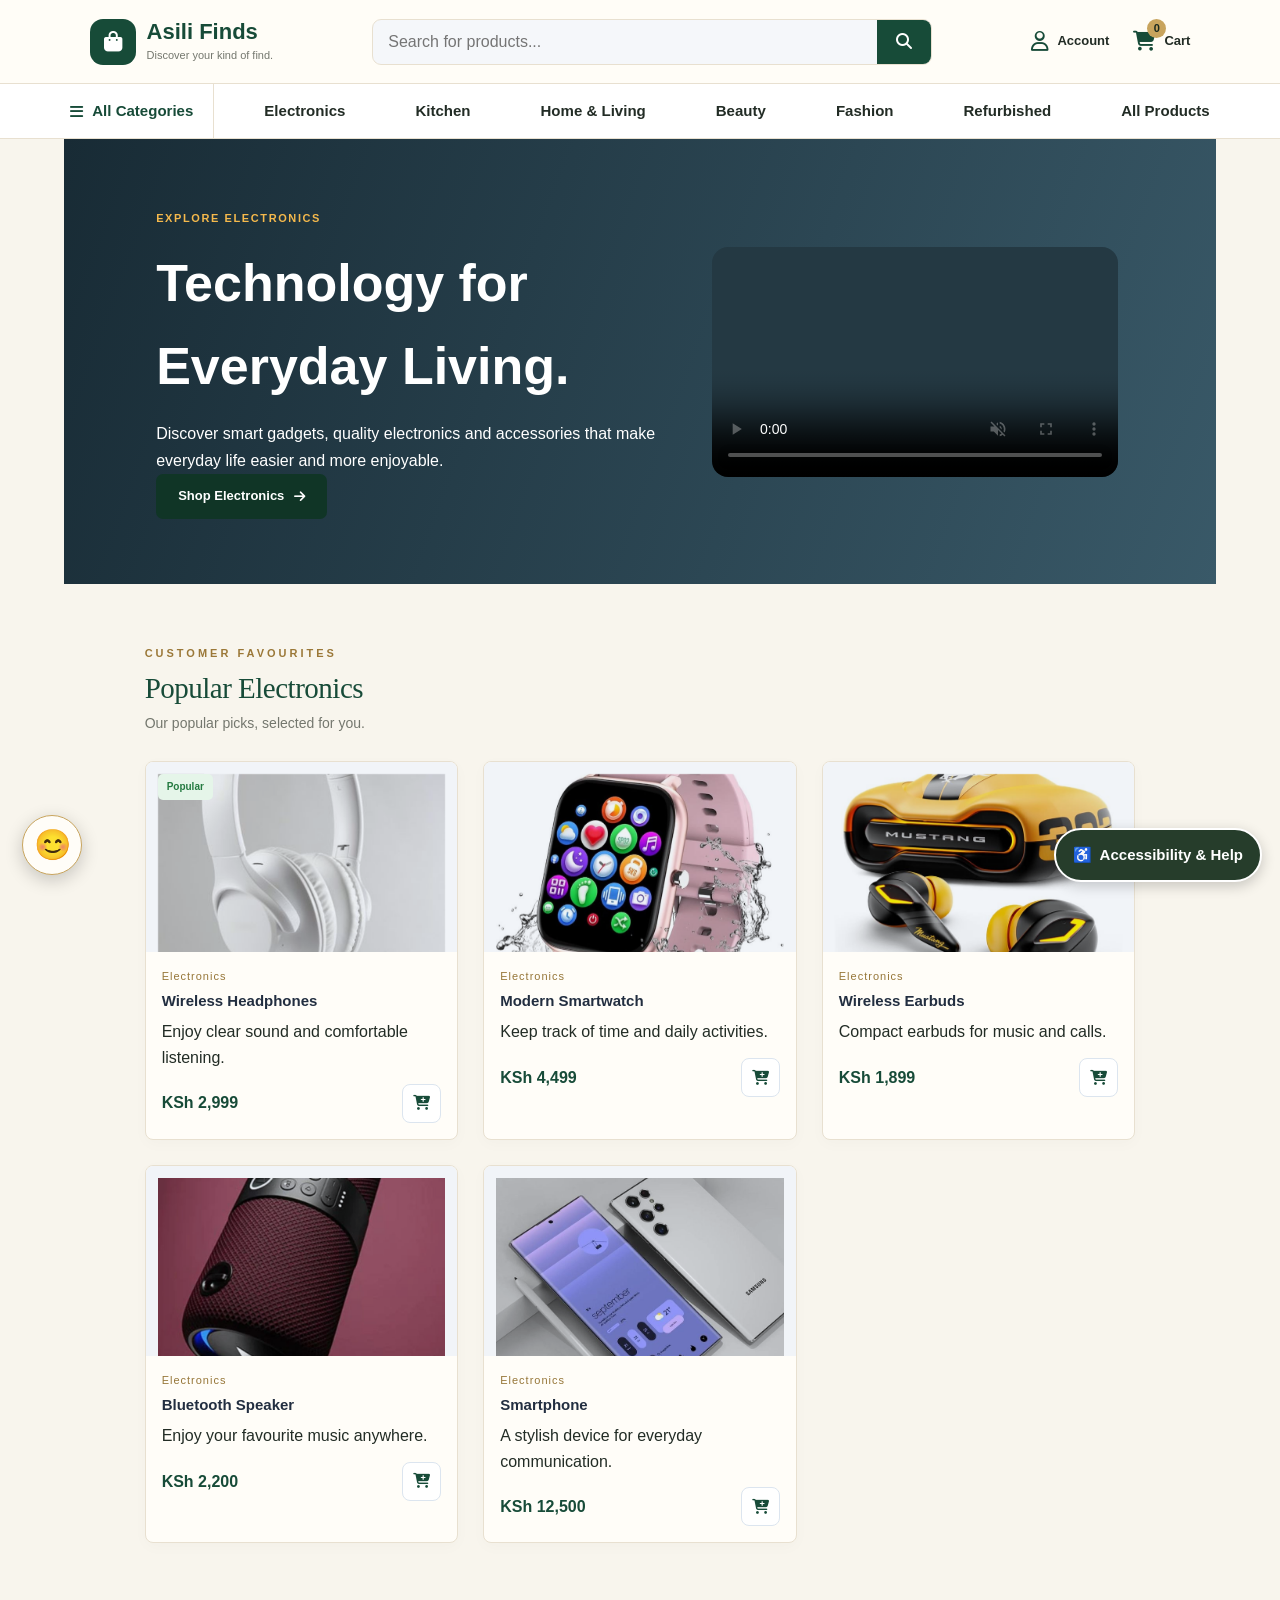
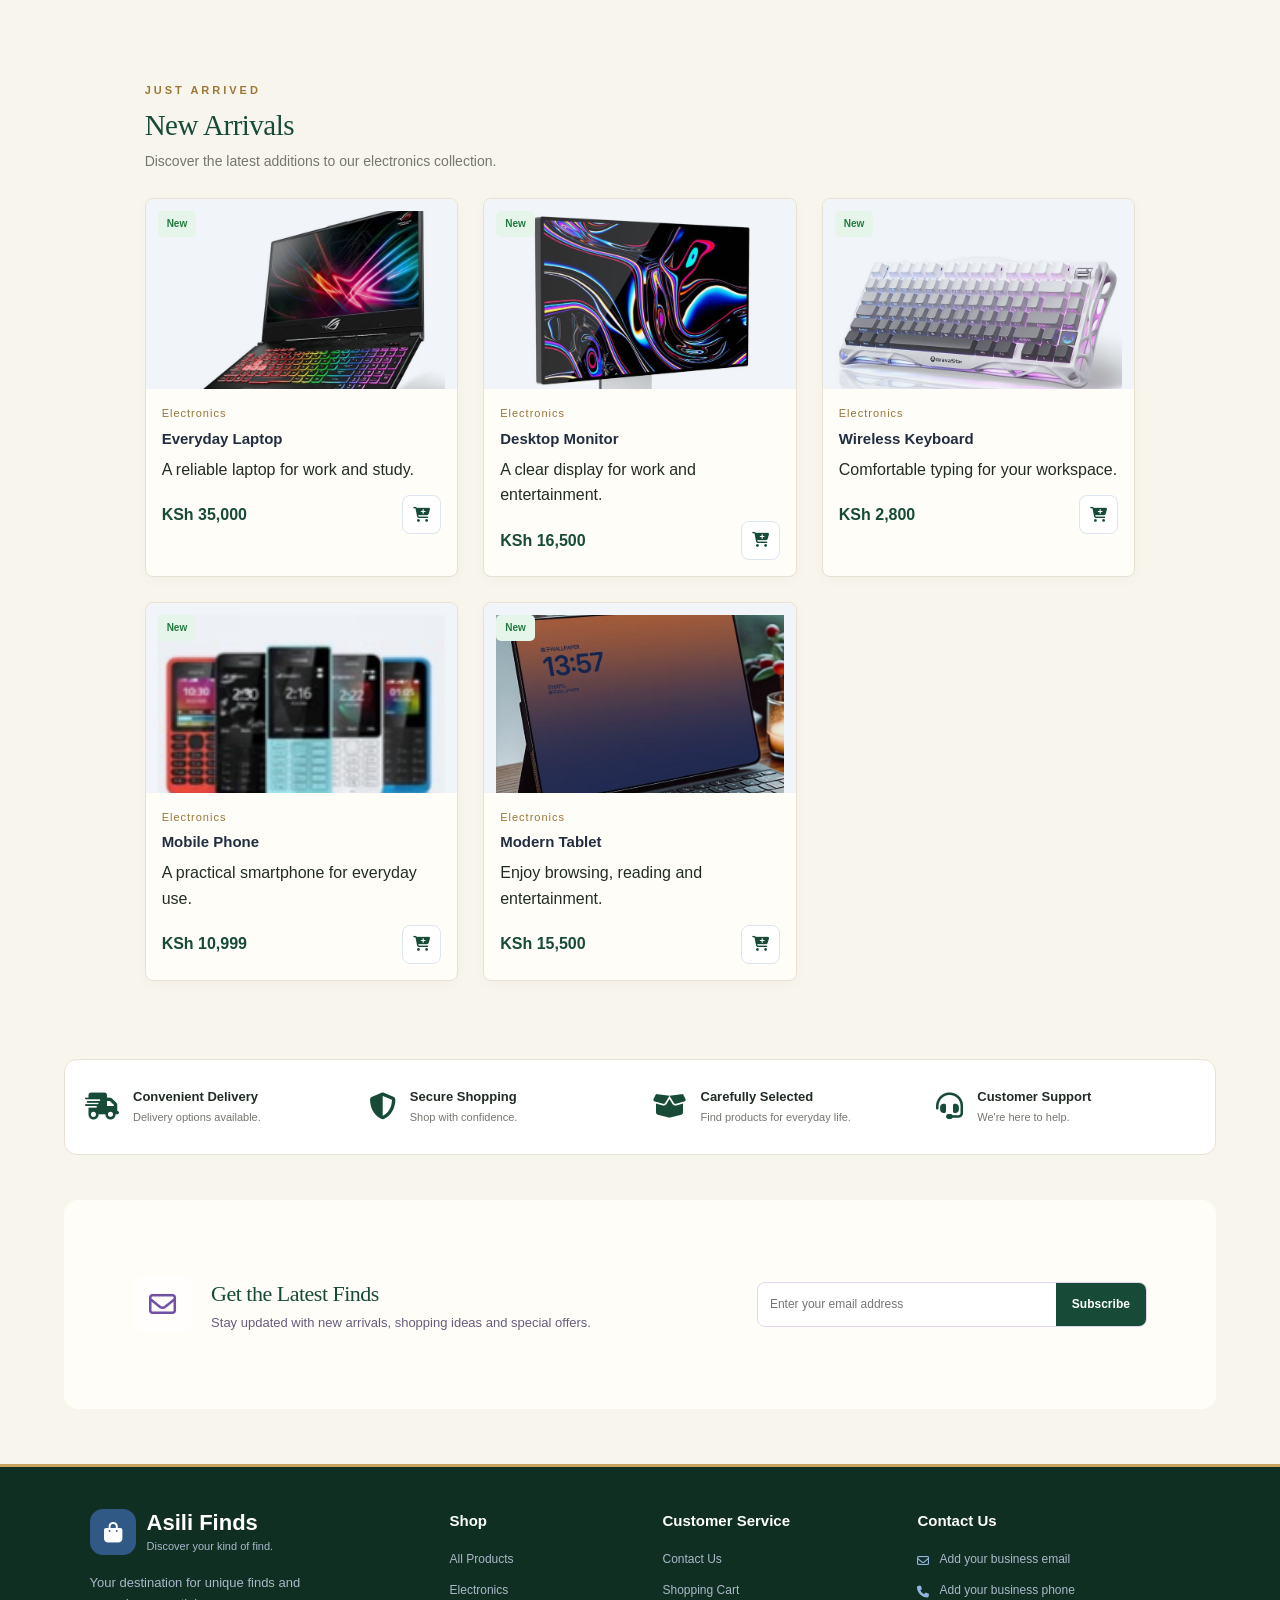
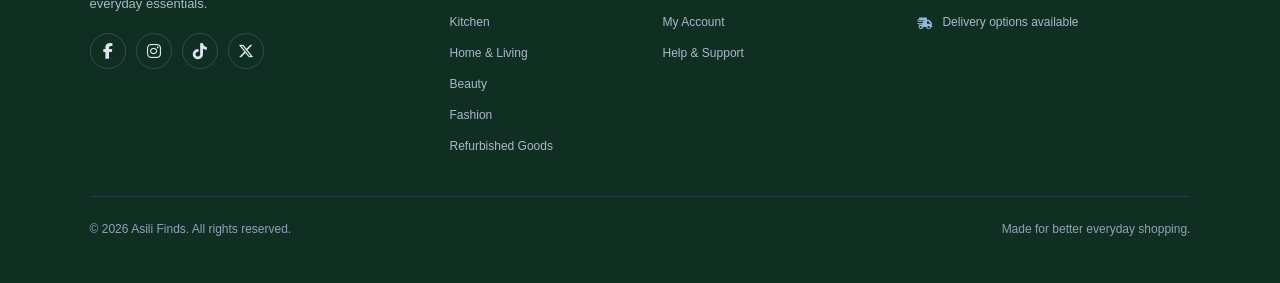
<file: electronics.html>
<!DOCTYPE html>
<html lang="en">
<head>
    <meta charset="UTF-8">
    <meta name="viewport" content="width=device-width, initial-scale=1.0">
    <title>Electronics | Asili Finds</title>

    <link rel="stylesheet" href="style.css">
    <link rel="stylesheet" href="https://cdnjs.cloudflare.com/ajax/libs/font-awesome/6.7.2/css/all.min.css">

    <style>
        .category-hero {
            min-height: 300px;
            padding: 65px 8%;
            background: linear-gradient(110deg, #182b35, #395968);
            color: white;
            display: flex;
            align-items: center;
            justify-content: space-between;
            gap: 30px;
        }

        .category-hero h1 {
            font-size: clamp(32px, 5vw, 52px);
            margin: 12px 0;
        }

        .category-hero p {
            max-width: 520px;
            line-height: 1.7;
        }

        .category-hero .eyebrow {
            color: #f5b94c;
        }

        .category-hero video {
            width: 42%;
            max-height: 230px;
            object-fit: cover;
            border-radius: 16px;
            background: #243943;
        }

        .category-products {
            padding-top: 55px;
        }

        .category-intro {
            margin-bottom: 25px;
            color: #666;
        }

        @media(max-width: 700px) {
            .category-hero {
                flex-direction: column;
                align-items: flex-start;
                padding: 45px 6%;
            }

            .category-hero video {
                width: 100%;
            }
        }
    </style>
</head>

<body>

<!-- HEADER -->
<header class="site-header">
    <a href="index.html" class="brand">
        <span class="brand-icon"><i class="fa-solid fa-bag-shopping"></i></span>
        <span>
            <strong>Asili Finds</strong>
            <small>Discover your kind of find.</small>
        </span>
    </a>

    <form class="header-search" id="headerSearchForm">
        <input type="search" id="searchInput" placeholder="Search for products..." aria-label="Search products">
        <button type="submit"><i class="fa-solid fa-magnifying-glass"></i></button>
    </form>

    <div class="header-actions">
        <a href="login.html" class="header-action">
            <i class="fa-regular fa-user"></i><span>Account</span>
        </a>

        <a href="cart.html" class="header-action cart-link">
            <i class="fa-solid fa-cart-shopping"></i>
            <span>Cart</span>
            <span class="cart-count" id="cartCount">0</span>
        </a>
    </div>
</header>

<!-- NAVIGATION -->
<nav class="main-nav">
    <a href="index.html#categories" class="all-categories">
        <i class="fa-solid fa-bars"></i> All Categories
    </a>
    <a href="electronics.html" class="active">Electronics</a>
    <a href="kitchen.html">Kitchen</a>
    <a href="home-living.html">Home & Living</a>
    <a href="beauty.html">Beauty</a>
    <a href="fashion.html">Fashion</a>
    <a href="refurbished.html">Refurbished</a>
    <a href="index.html#shop">All Products</a>
</nav>

<main>

<!-- CATEGORY HERO / VIDEO AREA -->
<section class="category-hero">
    <div>
        <span class="eyebrow">EXPLORE ELECTRONICS</span>
        <h1>Technology for<br>Everyday Living.</h1>
        <p>
            Discover smart gadgets, quality electronics and accessories
            that make everyday life easier and more enjoyable.
        </p>
        <a href="#popular" class="btn btn-dark">
            Shop Electronics <i class="fa-solid fa-arrow-right"></i>
        </a>
    </div>

    <!-- Replace electronics-video.mp4 with your marketing video filename -->
    <video controls muted poster="video/electronics hero.mp4.mp4">
        <source src="video/electronics hero.mp4.mp4" type="video/mp4">
        Your browser does not support video.
    </video>
</section>

<!-- POPULAR PRODUCTS -->
<section class="section products-section category-products" id="popular">

    <div class="section-heading">
        <div>
            <span class="eyebrow">CUSTOMER FAVOURITES</span>
            <h2>Popular Electronics</h2>
            <p>Our popular picks, selected for you.</p>
        </div>
    </div>

    <div class="product-grid" id="productList">

        <article class="product-card" data-category="electronics">
            <div class="product-image-wrap">
                <span class="product-badge">Popular</span>
                <img src="images/Wireless Headphones.jpg" alt="Wireless headphones">
            </div>
            <div class="product-info">
                <span class="product-category">Electronics</span>
                <h3>Wireless Headphones</h3>
                <p>Enjoy clear sound and comfortable listening.</p>
                <div class="product-bottom">
                    <strong class="product-price">KSh 2,999</strong>
                    <button class="add-cart" onclick="addToCart('Wireless Headphones',2999)"><i class="fa-solid fa-cart-plus"></i></button>
                </div>
            </div>
        </article>

        <article class="product-card" data-category="electronics">
            <div class="product-image-wrap">
                <img src="images/Modern Smartwatch.jpg" alt="Smartwatch">
            </div>
            <div class="product-info">
                <span class="product-category">Electronics</span>
                <h3>Modern Smartwatch</h3>
                <p>Keep track of time and daily activities.</p>
                <div class="product-bottom">
                    <strong class="product-price">KSh 4,499</strong>
                    <button class="add-cart" onclick="addToCart('Modern Smartwatch',4499)"><i class="fa-solid fa-cart-plus"></i></button>
                </div>
            </div>
        </article>

        <article class="product-card" data-category="electronics">
            <div class="product-image-wrap">
                <img src="images/Wireless Earbuds.jpg" alt="Wireless earbuds">
            </div>
            <div class="product-info">
                <span class="product-category">Electronics</span>
                <h3>Wireless Earbuds</h3>
                <p>Compact earbuds for music and calls.</p>
                <div class="product-bottom">
                    <strong class="product-price">KSh 1,899</strong>
                    <button class="add-cart" onclick="addToCart('Wireless Earbuds',1899)"><i class="fa-solid fa-cart-plus"></i></button>
                </div>
            </div>
        </article>

        <article class="product-card" data-category="electronics">
            <div class="product-image-wrap">
                <img src="images/Bluetooth Speaker.jpg" alt="Bluetooth speaker">
            </div>
            <div class="product-info">
                <span class="product-category">Electronics</span>
                <h3>Bluetooth Speaker</h3>
                <p>Enjoy your favourite music anywhere.</p>
                <div class="product-bottom">
                    <strong class="product-price">KSh 2,200</strong>
                    <button class="add-cart" onclick="addToCart('Bluetooth Speaker',2200)"><i class="fa-solid fa-cart-plus"></i></button>
                </div>
            </div>
        </article>

        <article class="product-card" data-category="electronics">
            <div class="product-image-wrap">
                <img src="images/download (10).jpg" alt="Smartphone">
            </div>
            <div class="product-info">
                <span class="product-category">Electronics</span>
                <h3>Smartphone</h3>
                <p>A stylish device for everyday communication.</p>
                <div class="product-bottom">
                    <strong class="product-price">KSh 12,500</strong>
                    <button class="add-cart" onclick="addToCart('Smartphone',12500)"><i class="fa-solid fa-cart-plus"></i></button>
                </div>
            </div>
        </article>

    </div>
</section>

<!-- NEW ARRIVALS -->
<section class="section products-section category-products" id="new-arrivals">

    <div class="section-heading">
        <div>
            <span class="eyebrow">JUST ARRIVED</span>
            <h2>New Arrivals</h2>
            <p>Discover the latest additions to our electronics collection.</p>
        </div>
    </div>

    <div class="product-grid">

        <article class="product-card" data-category="electronics">
            <div class="product-image-wrap">
                <span class="product-badge">New</span>
                <img src="images/Everyday Laptop.jpg" alt="Laptop">
            </div>
            <div class="product-info">
                <span class="product-category">Electronics</span>
                <h3>Everyday Laptop</h3>
                <p>A reliable laptop for work and study.</p>
                <div class="product-bottom">
                    <strong class="product-price">KSh 35,000</strong>
                    <button class="add-cart" onclick="addToCart('Everyday Laptop',35000)"><i class="fa-solid fa-cart-plus"></i></button>
                </div>
            </div>
        </article>

        <article class="product-card" data-category="electronics">
            <div class="product-image-wrap">
                <span class="product-badge">New</span>
                <img src="images/Desktop Monitor.jpg" alt="Computer monitor">
            </div>
            <div class="product-info">
                <span class="product-category">Electronics</span>
                <h3>Desktop Monitor</h3>
                <p>A clear display for work and entertainment.</p>
                <div class="product-bottom">
                    <strong class="product-price">KSh 16,500</strong>
                    <button class="add-cart" onclick="addToCart('Desktop Monitor',16500)"><i class="fa-solid fa-cart-plus"></i></button>
                </div>
            </div>
        </article>

        <article class="product-card" data-category="electronics">
            <div class="product-image-wrap">
                <span class="product-badge">New</span>
                <img src="images/Wireless Keyboard.jpg" alt="Computer keyboard">
            </div>
            <div class="product-info">
                <span class="product-category">Electronics</span>
                <h3>Wireless Keyboard</h3>
                <p>Comfortable typing for your workspace.</p>
                <div class="product-bottom">
                    <strong class="product-price">KSh 2,800</strong>
                    <button class="add-cart" onclick="addToCart('Wireless Keyboard',2800)"><i class="fa-solid fa-cart-plus"></i></button>
                </div>
            </div>
        </article>

        <article class="product-card" data-category="electronics">
            <div class="product-image-wrap">
                <span class="product-badge">New</span>
                <img src="images/Mobile Phone.jpg" alt="Mobile phone">
            </div>
            <div class="product-info">
                <span class="product-category">Electronics</span>
                <h3>Mobile Phone</h3>
                <p>A practical smartphone for everyday use.</p>
                <div class="product-bottom">
                    <strong class="product-price">KSh 10,999</strong>
                    <button class="add-cart" onclick="addToCart('Mobile Phone',10999)"><i class="fa-solid fa-cart-plus"></i></button>
                </div>
            </div>
        </article>

        <article class="product-card" data-category="electronics">
            <div class="product-image-wrap">
                <span class="product-badge">New</span>
                <img src="images/Modern Tablet.jpg" alt="Tablet">
            </div>
            <div class="product-info">
                <span class="product-category">Electronics</span>
                <h3>Modern Tablet</h3>
                <p>Enjoy browsing, reading and entertainment.</p>
                <div class="product-bottom">
                    <strong class="product-price">KSh 15,500</strong>
                    <button class="add-cart" onclick="addToCart('Modern Tablet',15500)"><i class="fa-solid fa-cart-plus"></i></button>
                </div>
            </div>
        </article>

    </div>
</section>

<!-- STORE BENEFITS -->
<section class="benefits-section">
    <div class="benefit"><i class="fa-solid fa-truck-fast"></i><div><strong>Convenient Delivery</strong><p>Delivery options available.</p></div></div>
    <div class="benefit"><i class="fa-solid fa-shield-halved"></i><div><strong>Secure Shopping</strong><p>Shop with confidence.</p></div></div>
    <div class="benefit"><i class="fa-solid fa-box-open"></i><div><strong>Carefully Selected</strong><p>Find products for everyday life.</p></div></div>
    <div class="benefit"><i class="fa-solid fa-headset"></i><div><strong>Customer Support</strong><p>We're here to help.</p></div></div>
</section>

<!-- NEWSLETTER -->
<section class="section newsletter-section">
    <div class="newsletter-icon"><i class="fa-regular fa-envelope"></i></div>
    <div class="newsletter-content">
        <h2>Get the Latest Finds</h2>
        <p>Stay updated with new arrivals, shopping ideas and special offers.</p>
    </div>
    <form class="newsletter-form" id="newsletterForm">
        <input type="email" id="newsletterEmail" placeholder="Enter your email address" required>
        <button type="submit">Subscribe</button>
    </form>
    <p id="newsletterMessage" class="newsletter-message" aria-live="polite"></p>
</section>

</main>

<!-- FOOTER -->
<footer class="site-footer" id="contact">
    <div class="footer-container">
        <div class="footer-brand">
            <a href="index.html" class="brand footer-logo">
                <span class="brand-icon"><i class="fa-solid fa-bag-shopping"></i></span>
                <span><strong>Asili Finds</strong><small>Discover your kind of find.</small></span>
            </a>
            <p>Your destination for unique finds and everyday essentials.</p>
            <div class="social-icons">
                <a href="#" aria-label="Facebook"><i class="fa-brands fa-facebook-f"></i></a>
                <a href="#" aria-label="Instagram"><i class="fa-brands fa-instagram"></i></a>
                <a href="#" aria-label="TikTok"><i class="fa-brands fa-tiktok"></i></a>
                <a href="#" aria-label="X"><i class="fa-brands fa-x-twitter"></i></a>
            </div>
        </div>

        <div class="footer-column">
            <h3>Shop</h3>
            <a href="index.html#shop">All Products</a>
            <a href="electronics.html">Electronics</a>
            <a href="kitchen.html">Kitchen</a>
            <a href="home-living.html">Home & Living</a>
            <a href="beauty.html">Beauty</a>
            <a href="fashion.html">Fashion</a>
            <a href="refurbished.html">Refurbished Goods</a>
        </div>

        <div class="footer-column">
            <h3>Customer Service</h3>
            <a href="#contact">Contact Us</a>
            <a href="cart.html">Shopping Cart</a>
            <a href="login.html">My Account</a>
            <a href="#contact">Help & Support</a>
        </div>

        <div class="footer-column footer-contact">
            <h3>Contact Us</h3>
            <p><i class="fa-regular fa-envelope"></i> Add your business email</p>
            <p><i class="fa-solid fa-phone"></i> Add your business phone</p>
            <p><i class="fa-solid fa-truck-fast"></i> Delivery options available</p>
        </div>
    </div>

    <div class="footer-bottom">
        <p>&copy; 2026 Asili Finds. All rights reserved.</p>
        <p>Made for better everyday shopping.</p>
    </div>
</footer>

<!-- ACCESSIBILITY -->
<button id="accessibilityButton" class="accessibility-button" type="button" aria-label="Open accessibility and shopping help" aria-expanded="false" aria-controls="accessibilityPanel">
    <span aria-hidden="true">♿</span><span>Accessibility & Help</span>
</button>

<section id="accessibilityPanel" class="accessibility-panel" aria-labelledby="accessibilityTitle" hidden>
    <div class="accessibility-heading">
        <h2 id="accessibilityTitle">How can we help?</h2>
        <button id="closeAccessibility" type="button" aria-label="Close accessibility help">Close</button>
    </div>
    <p>Choose how you would like to use Asili Finds.</p>
    <button id="startVoiceShopping" type="button">🎙️ Start voice shopping</button>
    <button id="shoppingGuideButton" type="button">🛍️ Teach me how to shop</button>
    <button id="increaseText" type="button">A+ Make text larger</button>
    <button id="resetText" type="button">Reset text size</button>
    <div id="accessibilityMessage" role="status" aria-live="polite">Select an option to get started.</div>
    <div id="shoppingGuide" hidden>
        <h3>How to shop</h3>
        <ol>
            <li>Use the search box to find a product.</li>
            <li>Select a product to view its details.</li>
            <li>Choose Add to Cart.</li>
            <li>Open your cart to review your items.</li>
            <li>Follow the checkout instructions to continue.</li>
        </ol>
    </div>
</section>

<!-- FEEDBACK -->
<div class="feedback-widget">
    <button type="button" id="feedbackIcon" class="feedback-icon" aria-label="Give feedback" title="Give feedback">😊</button>
    <div id="feedbackPopup" class="feedback-popup" hidden>
        <h3>How are you feeling?</h3>
        <p>Tell us about your shopping experience.</p>
        <div class="feedback-emotions">
            <button type="button" class="emotion-btn" data-emotion="happy" aria-label="Happy">😊<span>Happy</span></button>
            <button type="button" class="emotion-btn" data-emotion="hungry" aria-label="Angry">😠<span>Angry</span></button>
            <button type="button" class="emotion-btn" data-emotion="frustrated" aria-label="Frustrated">😣<span>Frustrated</span></button>
        </div>
        <form id="feedbackForm">
            <label for="fbMessage">Your feedback</label>
            <textarea id="fbMessage" rows="3" placeholder="Choose a face to begin..." required></textarea>
            <button type="submit" class="feedback-submit">Submit Feedback</button>
            <p id="feedbackMessage" role="status" aria-live="polite"></p>
        </form>
    </div>
</div>

<script src="script.js"></script>

<script>
document.querySelectorAll(".product-card").forEach(card => {
    card.style.cursor = "pointer";

    card.addEventListener("click", function(event) {
        if (event.target.closest(".add-cart")) return;

        const name = card.querySelector("h3")?.textContent.trim();

        if (name) {
            window.location.href =
                "product.html?product=" + encodeURIComponent(name);
        }
    });
});
</script>

</body>
</html>
</file>
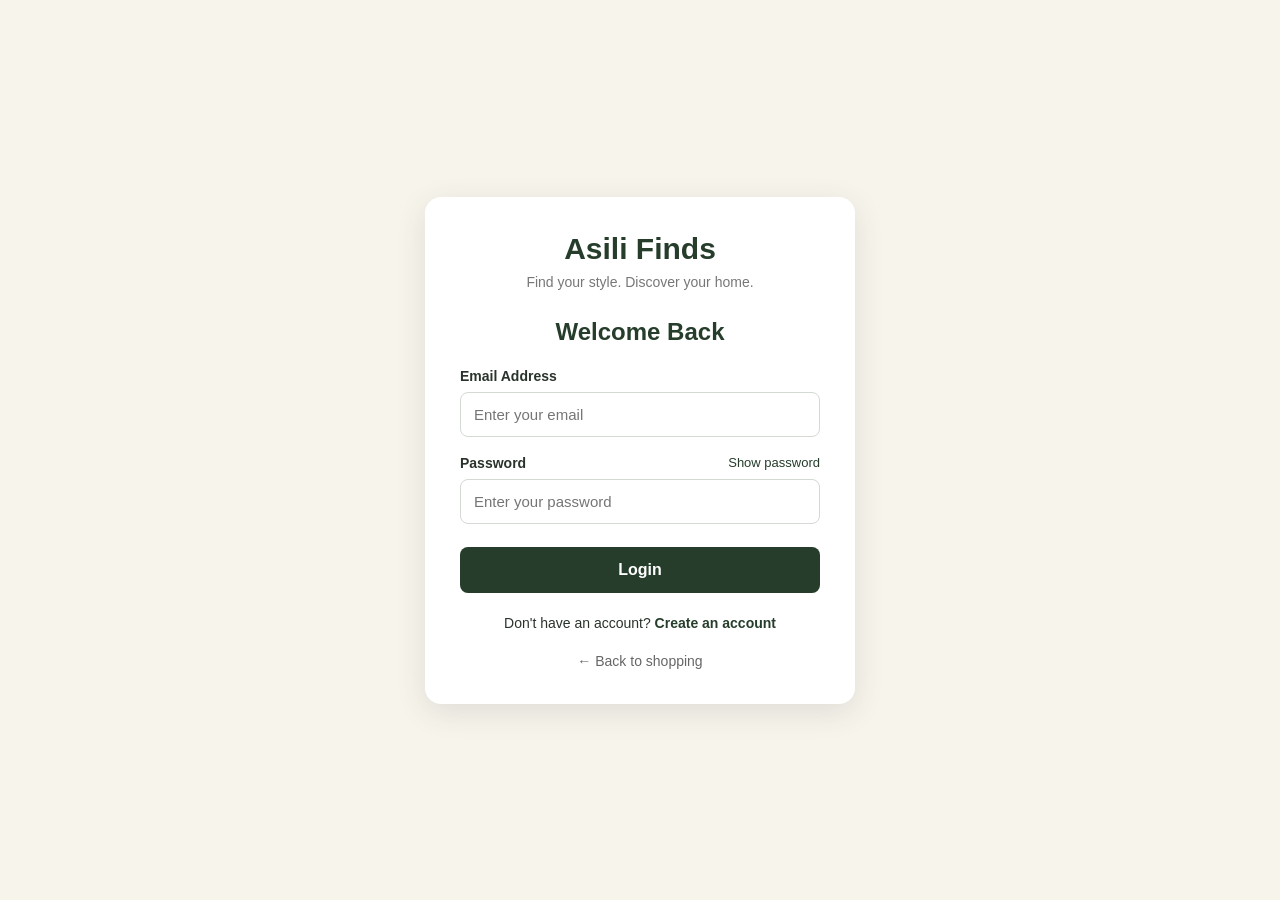
<file: login.html>
<!DOCTYPE html>
<html lang="en">
<head>
    <meta charset="UTF-8">
    <meta name="viewport" content="width=device-width, initial-scale=1.0">
    <title>Login | Asili Finds</title>

    <style>
        * {
            margin: 0;
            padding: 0;
            box-sizing: border-box;
            font-family: Arial, sans-serif;
        }

        body {
            min-height: 100vh;
            display: flex;
            justify-content: center;
            align-items: center;
            padding: 20px;
            background: #F7F4EC;
            color: #29332B;
        }

        .login-container {
            width: 100%;
            max-width: 430px;
            padding: 35px;
            background: #ffffff;
            border-radius: 16px;
            box-shadow: 0 8px 30px rgba(38, 61, 43, 0.12);
        }

        .logo {
            text-align: center;
            color: #263D2B;
            font-size: 30px;
            font-weight: bold;
            margin-bottom: 8px;
        }

        .subtitle {
            text-align: center;
            color: #777;
            margin-bottom: 28px;
            font-size: 14px;
        }

        h2 {
            margin-bottom: 22px;
            color: #263D2B;
            text-align: center;
        }

        .form-group {
            margin-bottom: 18px;
        }

        label {
            display: block;
            margin-bottom: 8px;
            font-size: 14px;
            font-weight: bold;
        }

        input {
            width: 100%;
            padding: 13px;
            border: 1px solid #d5d9d4;
            border-radius: 8px;
            outline: none;
            font-size: 15px;
        }

        input:focus {
            border-color: #263D2B;
            box-shadow: 0 0 0 2px rgba(38, 61, 43, 0.1);
        }

        .password-row {
            display: flex;
            justify-content: space-between;
            align-items: center;
            margin-bottom: 8px;
        }

        .password-row label {
            margin-bottom: 0;
        }

        .password-row button {
            border: none;
            background: none;
            color: #263D2B;
            cursor: pointer;
            font-size: 13px;
        }

        .login-button {
            width: 100%;
            padding: 14px;
            background: #263D2B;
            color: white;
            border: none;
            border-radius: 8px;
            font-size: 16px;
            font-weight: bold;
            cursor: pointer;
            margin-top: 5px;
        }

        .login-button:hover {
            background: #35553c;
        }

        .register-link {
            text-align: center;
            margin-top: 22px;
            font-size: 14px;
        }

        .register-link a {
            color: #263D2B;
            font-weight: bold;
            text-decoration: none;
        }

        .register-link a:hover {
            text-decoration: underline;
        }

        .back-link {
            display: block;
            text-align: center;
            margin-top: 22px;
            color: #666;
            text-decoration: none;
            font-size: 14px;
        }

        .message {
            margin-bottom: 15px;
            font-size: 14px;
            text-align: center;
            color: #a12626;
        }
    </style>
</head>

<body>

    <div class="login-container">

        <div class="logo">Asili Finds</div>
        <p class="subtitle">Find your style. Discover your home.</p>

        <h2>Welcome Back</h2>

        <p id="message" class="message" role="status"></p>

        <form id="loginForm">

            <div class="form-group">
                <label for="email">Email Address</label>
                <input
                    type="email"
                    id="email"
                    name="email"
                    placeholder="Enter your email"
                    autocomplete="email"
                    required
                >
            </div>

            <div class="form-group">
                <div class="password-row">
                    <label for="password">Password</label>
                    <button type="button" id="togglePassword">
                        Show password
                    </button>
                </div>

                <input
                    type="password"
                    id="password"
                    name="password"
                    placeholder="Enter your password"
                    autocomplete="current-password"
                    required
                >
            </div>

            <button type="submit" class="login-button">
                Login
            </button>

        </form>

        <p class="register-link">
            Don't have an account?
            <a href="register.html">Create an account</a>
        </p>

        <a href="index.html" class="back-link">
            ← Back to shopping
        </a>

    </div>

    
<script>
document.getElementById("loginForm").addEventListener("submit", function(event) {
    event.preventDefault();

    const email = document.getElementById("email").value.trim().toLowerCase();
    const password = document.getElementById("password").value;
    const message = document.getElementById("message");

    message.style.color = "#a12626";

    let users = [];

    try {
        users = JSON.parse(localStorage.getItem("asiliFindsUsers") || "[]");

        if (!Array.isArray(users)) {
            users = [];
        }
    } catch (error) {
        message.textContent = "Unable to access account storage.";
        return;
    }

    const user = users.find(account =>
        account.email === email && account.password === password
    );

    if (!user) {
        message.textContent = "Incorrect email or password. Please try again.";
        return;
    }

    const currentUser = {
        fullname: user.fullname,
        email: user.email,
        phone: user.phone
    };

    try {
        localStorage.setItem(
            "asiliFindsCurrentUser",
            JSON.stringify(currentUser)
        );

        message.style.color = "#263D2B";
        message.textContent = "Login successful! Welcome back, " + user.fullname + ".";

        setTimeout(() => {
            window.location.href = "index.html";
        }, 1000);

    } catch (error) {
        message.textContent = "Login could not be completed. Please try again.";
    }
});

// Show a registration success message when redirected from registration.
if (new URLSearchParams(window.location.search).get("registered") === "1") {
    document.getElementById("message").textContent =
        "Your account is ready. Please log in.";
    document.getElementById("message").style.color = "#263D2B";
}
</script>


</body>
</html>
</file>
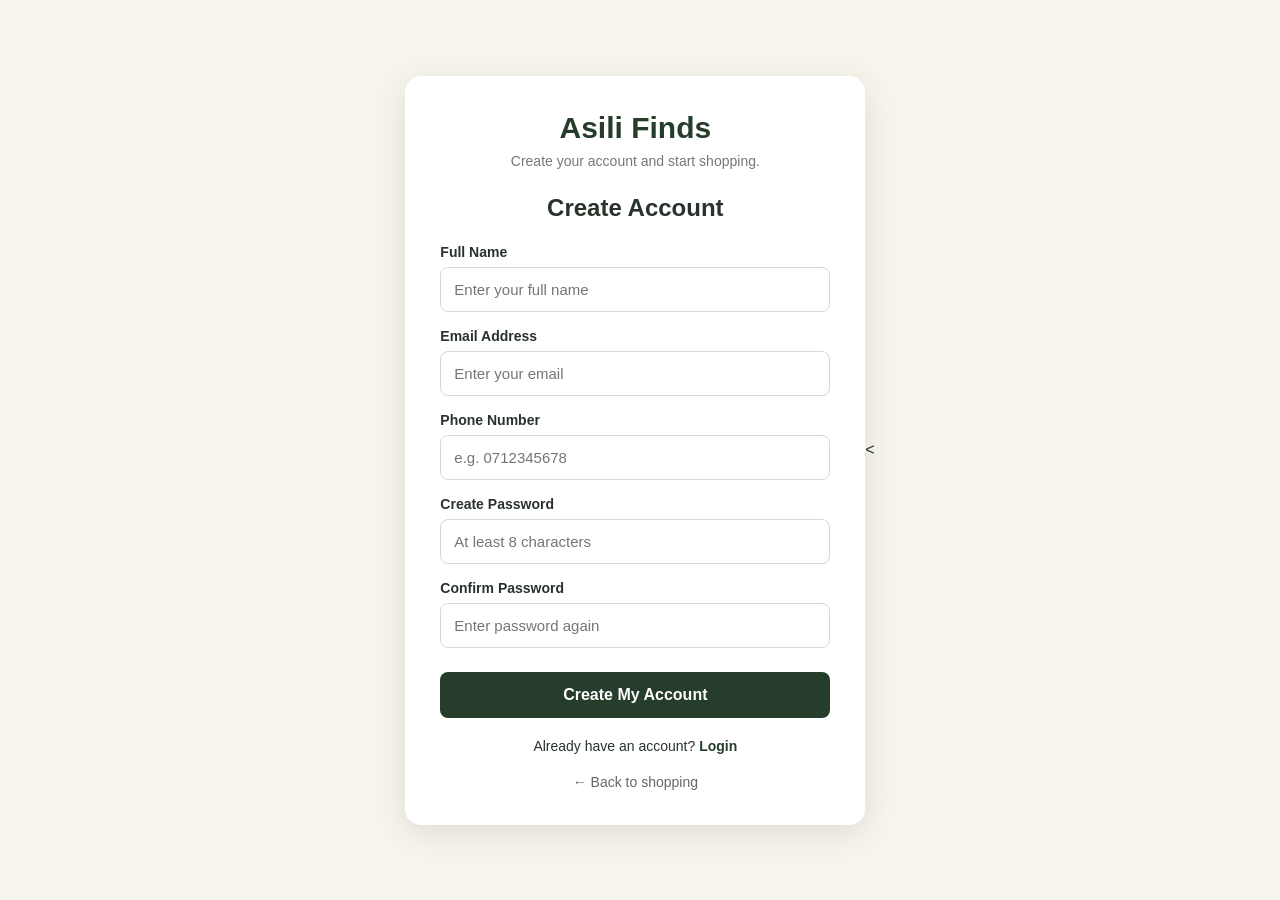
<file: register.html>
<!DOCTYPE html>
<html lang="en">
<head>
    <meta charset="UTF-8">
    <meta name="viewport" content="width=device-width, initial-scale=1.0">
    <title>Create Account | Asili Finds</title>

    <style>
        * {
            box-sizing: border-box;
            margin: 0;
            padding: 0;
            font-family: Arial, sans-serif;
        }

        body {
            min-height: 100vh;
            display: flex;
            justify-content: center;
            align-items: center;
            padding: 20px;
            background: #F7F4EC;
            color: #29332B;
        }

        .register-box {
            width: 100%;
            max-width: 460px;
            background: white;
            padding: 35px;
            border-radius: 16px;
            box-shadow: 0 8px 30px rgba(38, 61, 43, 0.12);
        }

        .logo {
            text-align: center;
            color: #263D2B;
            font-size: 30px;
            font-weight: bold;
            margin-bottom: 8px;
        }

        .subtitle {
            text-align: center;
            color: #777;
            margin-bottom: 25px;
            font-size: 14px;
        }

        h2 {
            text-align: center;
            margin-bottom: 22px;
        }

        .form-group {
            margin-bottom: 16px;
        }

        label {
            display: block;
            margin-bottom: 7px;
            font-size: 14px;
            font-weight: bold;
        }

        input {
            width: 100%;
            padding: 13px;
            border: 1px solid #d5d9d4;
            border-radius: 8px;
            font-size: 15px;
            outline: none;
        }

        input:focus {
            border-color: #263D2B;
        }

        .register-button {
            width: 100%;
            padding: 14px;
            margin-top: 8px;
            background: #263D2B;
            color: white;
            border: none;
            border-radius: 8px;
            font-size: 16px;
            font-weight: bold;
            cursor: pointer;
        }

        .register-button:hover {
            background: #35553c;
        }

        .message {
            text-align: center;
            margin-bottom: 14px;
            font-size: 14px;
            color: #a12626;
        }

        .login-link,
        .back-link {
            text-align: center;
            margin-top: 20px;
            font-size: 14px;
        }

        a {
            color: #263D2B;
            font-weight: bold;
            text-decoration: none;
        }

        a:hover {
            text-decoration: underline;
        }

        .back-link a {
            color: #666;
            font-weight: normal;
        }
    </style>
</head>

<body>

    <div class="register-box">

        <div class="logo">Asili Finds</div>
        <p class="subtitle">Create your account and start shopping.</p>

        <h2>Create Account</h2>

        <p id="message" class="message" role="status"></p>

        <form id="registerForm">

            <div class="form-group">
                <label for="fullname">Full Name</label>
                <input
                    type="text"
                    id="fullname"
                    name="fullname"
                    placeholder="Enter your full name"
                    autocomplete="name"
                    required
                >
            </div>

            <div class="form-group">
                <label for="email">Email Address</label>
                <input
                    type="email"
                    id="email"
                    name="email"
                    placeholder="Enter your email"
                    autocomplete="email"
                    required
                >
            </div>

            <div class="form-group">
                <label for="phone">Phone Number</label>
                <input
                    type="tel"
                    id="phone"
                    name="phone"
                    placeholder="e.g. 0712345678"
                    autocomplete="tel"
                    required
                >
            </div>

            <div class="form-group">
                <label for="password">Create Password</label>
                <input
                    type="password"
                    id="password"
                    name="password"
                    placeholder="At least 8 characters"
                    minlength="8"
                    autocomplete="new-password"
                    required
                >
            </div>

            <div class="form-group">
                <label for="confirmPassword">Confirm Password</label>
                <input
                    type="password"
                    id="confirmPassword"
                    name="confirmPassword"
                    placeholder="Enter password again"
                    minlength="8"
                    autocomplete="new-password"
                    required
                >
            </div>

            <button type="submit" class="register-button">
                Create My Account
            </button>

        </form>

        <p class="login-link">
            Already have an account?
            <a href="login.html">Login</a>
        </p>

        <p class="back-link">
            <a href="index.html">← Back to shopping</a>
        </p>

    </div>

    <
<script>
document.getElementById("registerForm").addEventListener("submit", function(event) {
    event.preventDefault();

    const fullname = document.getElementById("fullname").value.trim();
    const email = document.getElementById("email").value.trim().toLowerCase();
    const phone = document.getElementById("phone").value.trim();
    const password = document.getElementById("password").value;
    const confirmPassword = document.getElementById("confirmPassword").value;
    const message = document.getElementById("message");

    message.style.color = "#a12626";

    if (password !== confirmPassword) {
        message.textContent = "Your passwords do not match.";
        return;
    }

    if (password.length < 8) {
        message.textContent = "Your password must have at least 8 characters.";
        return;
    }

    let users = [];

    try {
        users = JSON.parse(localStorage.getItem("asiliFindsUsers") || "[]");

        if (!Array.isArray(users)) {
            users = [];
        }
    } catch (error) {
        message.textContent = "Unable to access account storage.";
        return;
    }

    const existingUser = users.find(user => user.email === email);

    if (existingUser) {
        message.textContent = "This email already has an account. Please log in.";
        return;
    }

    const newUser = {
        fullname: fullname,
        email: email,
        phone: phone,
        password: password
    };

    users.push(newUser);

    try {
        localStorage.setItem("asiliFindsUsers", JSON.stringify(users));

        message.style.color = "#263D2B";
        message.textContent = "Account created successfully! Redirecting to login...";

        document.getElementById("registerForm").reset();

        setTimeout(() => {
            window.location.href = "login.html";
        }, 1500);

    } catch (error) {
        message.style.color = "#a12626";
        message.textContent = "Account could not be saved. Please try again.";
    }
});
</script>


</body>
</html>
</file>
<file: style.css>
/* =========================================
   ASILI FINDS - MAIN STYLESHEET
   ========================================= */

:root {
    --primary: #173f70;
    --primary-dark: #102d50;
    --accent: #f5a623;
    --text: #202938;
    --muted: #718096;
    --background: #f7f9fc;
    --white: #ffffff;
    --border: #e8edf3;
    --footer: #101d2e;
    --radius: 14px;
    --shadow: 0 5px 20px rgba(20, 40, 70, 0.07);
}

* {
    margin: 0;
    padding: 0;
    box-sizing: border-box;
}

html {
    scroll-behavior: smooth;
    scroll-padding-top: 90px;
}

body {
    font-family: "Segoe UI", Arial, sans-serif;
    background: var(--background);
    color: var(--text);
    line-height: 1.6;
    overflow-x: hidden;
}

a {
    text-decoration: none;
    color: inherit;
}

button,
input {
    font: inherit;
}

button,
a {
    -webkit-tap-highlight-color: transparent;
}

button {
    cursor: pointer;
}

img {
    display: block;
    width: 100%;
}

section {
    scroll-margin-top: 90px;
}

/* =========================================
   1. HEADER
   ========================================= */

.site-header {
    min-height: 88px;
    background: var(--white);
    display: flex;
    align-items: center;
    justify-content: space-between;
    gap: 30px;
    padding: 16px 5%;
    border-bottom: 1px solid var(--border);
}

.brand {
    display: flex;
    align-items: center;
    gap: 11px;
    flex-shrink: 0;
}

.brand-icon {
    width: 46px;
    height: 46px;
    background: var(--primary);
    color: white;
    display: grid;
    place-items: center;
    border-radius: 13px;
    font-size: 21px;
}

.brand strong {
    display: block;
    color: var(--primary);
    font-size: 22px;
    line-height: 1.3;
    font-weight: 800;
}

.brand small {
    display: block;
    color: var(--muted);
    font-size: 11px;
}

.header-search {
    display: flex;
    flex: 1;
    max-width: 560px;
    height: 46px;
    background: #f5f7fa;
    border: 1px solid var(--border);
    border-radius: 9px;
    overflow: hidden;
    transition: border-color 0.2s, box-shadow 0.2s;
}

.header-search:focus-within {
    border-color: var(--primary);
    box-shadow: 0 0 0 3px rgba(23, 63, 112, 0.08);
}

.header-search input {
    width: 100%;
    min-width: 0;
    padding: 0 15px;
    border: none;
    outline: none;
    background: transparent;
    color: var(--text);
}

.header-search button {
    width: 54px;
    flex-shrink: 0;
    background: var(--primary);
    color: white;
    border: none;
    transition: background 0.2s;
}

.header-search button:hover {
    background: var(--primary-dark);
}

.header-actions {
    display: flex;
    align-items: center;
    gap: 24px;
}

.header-action {
    position: relative;
    display: flex;
    align-items: center;
    gap: 8px;
    color: var(--text);
    font-size: 13px;
    font-weight: 600;
}

.header-action > i {
    font-size: 20px;
    color: var(--primary);
}

.header-action:hover {
    color: var(--primary);
}

.cart-count {
    position: absolute;
    top: -12px;
    left: 14px;
    min-width: 19px;
    height: 19px;
    padding: 0 5px;
    background: #ed6b42;
    color: white;
    border-radius: 20px;
    font-size: 11px;
    display: grid;
    place-items: center;
}

/* =========================================
   2. NAVIGATION BAR
   ========================================= */

.main-nav {
    min-height: 53px;
    background: white;
    border-bottom: 1px solid var(--border);
    display: flex;
    align-items: center;
    justify-content: center;
    gap: 0;
    padding: 0 5%;
    overflow-x: auto;
    scrollbar-width: thin;
}

.main-nav a {
    min-height: 53px;
    padding: 15px 20px;
    display: flex;
    align-items: center;
    justify-content: center;
    white-space: nowrap;
    color: #465166;
    font-size: 13px;
    font-weight: 600;
    transition: background 0.2s, color 0.2s;
}

.main-nav a:hover,
.main-nav a:focus-visible {
    color: var(--primary);
    background: #f0f5fb;
}

.main-nav .all-categories {
    gap: 9px;
    color: var(--primary);
    border-right: 1px solid var(--border);
}

/* =========================================
   COMMON SECTION STYLES
   ========================================= */

main {
    max-width: 1600px;
    margin: 0 auto;
    padding: 0 5%;
}

.section {
    padding: 55px 0;
}

.section-heading {
    display: flex;
    align-items: center;
    justify-content: space-between;
    gap: 20px;
    margin-bottom: 26px;
}

.section-heading h2,
.newsletter-content h2 {
    font-size: clamp(22px, 2.5vw, 29px);
    line-height: 1.3;
    margin: 5px 0;
    font-weight: 800;
    letter-spacing: -0.6px;
}

.section-heading p {
    color: var(--muted);
    font-size: 14px;
    margin-top: 5px;
}

.eyebrow {
    display: inline-block;
    color: var(--primary);
    font-size: 11px;
    letter-spacing: 1.6px;
    font-weight: 800;
}

.text-link {
    display: inline-flex;
    align-items: center;
    gap: 8px;
    color: var(--primary);
    font-size: 13px;
    font-weight: 700;
    white-space: nowrap;
}

.text-link:hover {
    color: #e57b29;
}

/* =========================================
   3. HERO SECTION
   ========================================= */

.hero-section {
    position: relative;
    min-height: 310px;
    margin-top: 25px;
    padding: 42px 5%;
    display: flex;
    align-items: center;
    justify-content: space-between;
    gap: 25px;
    overflow: hidden;
    border-radius: 17px;
    background: linear-gradient(115deg, #e8f2ff 0%, #d9e9fc 100%);
}

.hero-content {
    position: relative;
    z-index: 2;
    max-width: 570px;
    flex: 1;
}

.hero-content h1 {
    color: #172b45;
    font-size: clamp(28px, 3.6vw, 45px);
    line-height: 1.15;
    letter-spacing: -1.4px;
    margin: 12px 0;
    font-weight: 850;
}

.hero-content p {
    max-width: 430px;
    margin-bottom: 23px;
    color: #56677d;
    font-size: 15px;
}

.hero-image {
    flex: 0 1 40%;
    height: 245px;
    min-width: 0;
    display: flex;
    justify-content: center;
    align-items: center;
}

.hero-image img {
    width: 100%;
    height: 100%;
    object-fit: contain;
    mix-blend-mode: multiply;
}

.btn {
    display: inline-flex;
    align-items: center;
    justify-content: center;
    gap: 10px;
    padding: 12px 22px;
    border-radius: 7px;
    font-size: 13px;
    font-weight: 700;
    transition: transform 0.2s, background 0.2s;
}

.btn:hover {
    transform: translateY(-2px);
}

.btn-dark {
    background: var(--primary-dark);
    color: white;
}

.btn-dark:hover {
    background: #244f80;
}

.hero-dots {
    position: absolute;
    bottom: 18px;
    left: 50%;
    display: flex;
    gap: 7px;
}

.hero-dots span {
    width: 7px;
    height: 7px;
    border-radius: 50%;
    background: #a4b7ce;
}

.hero-dots span.active {
    width: 20px;
    border-radius: 10px;
    background: var(--primary);
}

/* =========================================
   4. CATEGORY SECTION
   ========================================= */

.categories-section {
    padding-bottom: 25px;
}

.category-grid {
    display: grid;
    grid-template-columns: repeat(6, minmax(0, 1fr));
    gap: 18px;
}

.category-card {
    min-width: 0;
    padding: 22px 10px;
    background: white;
    border: 1px solid var(--border);
    border-radius: var(--radius);
    display: flex;
    align-items: center;
    flex-direction: column;
    gap: 12px;
    text-align: center;
    transition: transform 0.25s, box-shadow 0.25s,
                border-color 0.25s;
}

.category-card:hover {
    transform: translateY(-5px);
    box-shadow: var(--shadow);
    border-color: #cad8e9;
}

.category-icon {
    width: 66px;
    height: 66px;
    border-radius: 50%;
    display: grid;
    place-items: center;
    font-size: 26px;
}

.electronics-icon {
    background: #e4efff;
    color: #2563b9;
}

.fashion-icon {
    background: #ffeaee;
    color: #df5371;
}

.home-icon {
    background: #e0f6ed;
    color: #168b6d;
}

.beauty-icon {
    background: #ffe9f1;
    color: #d64c83;
}

.sports-icon {
    background: #e2f2ff;
    color: #2586c9;
}

.refurbished-icon {
    background: #f0eaff;
    color: #7a4bc1;
}

.category-card strong {
    font-size: 13px;
    font-weight: 700;
}

/* =========================================
   5 & 7. PRODUCT CARDS
   ========================================= */

.products-section {
    padding-top: 35px;
    padding-bottom: 45px;
}

.product-grid {
    display: grid;
    grid-template-columns: repeat(4, minmax(0, 1fr));
    gap: 20px;
}

.product-card {
    min-width: 0;
    background: white;
    border: 1px solid var(--border);
    border-radius: 12px;
    overflow: hidden;
    transition: transform 0.25s, box-shadow 0.25s;
}

.product-card:hover {
    transform: translateY(-4px);
    box-shadow: 0 12px 28px rgba(20, 40, 70, 0.10);
}

.product-image-wrap {
    position: relative;
    height: 190px;
    padding: 12px;
    background: #f1f4f8;
    overflow: hidden;
}

.product-image-wrap img {
    width: 100%;
    height: 100%;
    object-fit: contain;
    mix-blend-mode: multiply;
    transition: transform 0.3s;
}

.product-card:hover .product-image-wrap img {
    transform: scale(1.05);
}

.product-badge {
    position: absolute;
    z-index: 1;
    top: 12px;
    left: 12px;
    padding: 5px 9px;
    border-radius: 5px;
    background: #e5f5e9;
    color: #247a40;
    font-size: 10px;
    font-weight: 800;
}

.refurbished-badge {
    background: #eee7ff;
    color: #6941a5;
}

.product-info {
    padding: 16px;
}

.product-category {
    display: block;
    color: var(--muted);
    font-size: 11px;
    margin-bottom: 5px;
}

.product-info h3 {
    color: #222e40;
    font-size: 15px;
    line-height: 1.4;
    margin-bottom: 8px;
    font-weight: 700;
}

.product-rating {
    color: #f2ad27;
    font-size: 13px;
    letter-spacing: 1px;
}

.product-rating span {
    color: #8a95a5;
    font-size: 11px;
    letter-spacing: 0;
}

.product-bottom {
    display: flex;
    justify-content: space-between;
    align-items: center;
    gap: 10px;
    margin-top: 13px;
}

.product-price {
    color: #172b45;
    font-size: 16px;
    font-weight: 800;
}

.add-cart {
    flex-shrink: 0;
    width: 39px;
    height: 39px;
    border: 1px solid #dce5ef;
    border-radius: 8px;
    background: white;
    color: var(--primary);
    font-size: 15px;
    transition: background 0.2s, color 0.2s;
}

.add-cart:hover {
    background: var(--primary);
    color: white;
}

.search-message {
    margin-top: 20px;
    color: var(--muted);
    font-size: 14px;
}

/* =========================================
   6. PROMOTIONAL BANNERS
   ========================================= */

.promotion-grid {
    display: grid;
    grid-template-columns: 1fr 1fr;
    gap: 20px;
    padding-top: 0;
    padding-bottom: 45px;
}

.promotion-card {
    position: relative;
    min-height: 215px;
    padding: 28px;
    border-radius: 14px;
    overflow: hidden;
    display: flex;
    align-items: center;
}

.promotion-orange {
    background: linear-gradient(110deg, #fff0dd, #ffdfbf);
}

.promotion-blue {
    background: linear-gradient(110deg, #e4f0ff, #d3e6ff);
}

.promotion-content {
    position: relative;
    z-index: 2;
    max-width: 75%;
}

.promotion-card h2 {
    margin: 8px 0;
    font-size: clamp(20px, 2.4vw, 28px);
    line-height: 1.2;
    color: #26374b;
}

.promotion-card p {
    color: #5e6977;
    font-size: 13px;
    margin-bottom: 16px;
}

.promotion-card .btn {
    padding: 10px 15px;
    font-size: 12px;
}

.promotion-art {
    position: absolute;
    right: 7%;
    bottom: 20px;
    font-size: clamp(55px, 8vw, 100px);
    color: rgba(23, 63, 112, 0.18);
    transform: rotate(-12deg);
}

/* =========================================
   8. STORE BENEFITS
   ========================================= */

.benefits-section {
    margin: 0 0 45px;
    padding: 27px 20px;
    display: grid;
    grid-template-columns: repeat(4, minmax(0, 1fr));
    gap: 25px;
    background: white;
    border: 1px solid var(--border);
    border-radius: 13px;
}

.benefit {
    display: flex;
    align-items: center;
    gap: 14px;
    min-width: 0;
}

.benefit > i {
    flex-shrink: 0;
    font-size: 27px;
    color: var(--primary);
}

.benefit strong {
    display: block;
    font-size: 13px;
    line-height: 1.5;
}

.benefit p {
    color: var(--muted);
    font-size: 11px;
    margin-top: 3px;
}

/* =========================================
   9. NEWSLETTER
   ========================================= */

.newsletter-section {
    position: relative;
    margin-bottom: 55px;
    padding: 30px;
    display: flex;
    align-items: center;
    gap: 20px;
    background: linear-gradient(110deg, #eee7ff, #f5e6fa);
    border-radius: 14px;
}

.newsletter-icon {
    flex-shrink: 0;
    width: 58px;
    height: 58px;
    display: grid;
    place-items: center;
    color: #7250a5;
    background: rgba(255, 255, 255, 0.6);
    border-radius: 13px;
    font-size: 27px;
}

.newsletter-content {
    flex: 1;
    min-width: 0;
}

.newsletter-content h2 {
    font-size: 22px;
}

.newsletter-content p {
    color: #685c7d;
    font-size: 13px;
}

.newsletter-form {
    flex: 0 1 390px;
    display: flex;
    height: 45px;
    background: white;
    border: 1px solid #e0d7ed;
    border-radius: 8px;
    overflow: hidden;
}

.newsletter-form input {
    min-width: 0;
    width: 100%;
    padding: 0 12px;
    border: none;
    outline: none;
    background: transparent;
    font-size: 12px;
}

.newsletter-form button {
    flex-shrink: 0;
    padding: 0 16px;
    border: none;
    background: var(--primary);
    color: white;
    font-size: 12px;
    font-weight: 700;
}

.newsletter-form button:hover {
    background: var(--primary-dark);
}

.newsletter-message {
    position: absolute;
    bottom: 5px;
    left: 110px;
    color: #285f42;
    font-size: 11px;
}

/* =========================================
   10. FOOTER
   ========================================= */

.site-footer {
    background: var(--footer);
    color: #e5ebf3;
    padding: 48px 5% 0;
}

.footer-container {
    max-width: 1500px;
    margin: 0 auto;
    display: grid;
    grid-template-columns: 1.5fr 0.8fr 1fr 1.3fr;
    gap: 45px;
    padding-bottom: 40px;
}

.footer-logo strong {
    color: white;
}

.footer-logo small {
    color: #a9b8ca;
}

.footer-logo .brand-icon {
    background: #315985;
}

.footer-brand > p {
    max-width: 260px;
    margin: 18px 0;
    color: #aab8c9;
    font-size: 13px;
}

.social-icons {
    display: flex;
    gap: 10px;
    flex-wrap: wrap;
}

.social-icons a {
    width: 36px;
    height: 36px;
    display: grid;
    place-items: center;
    border: 1px solid #39495d;
    border-radius: 50%;
    color: #dce5f0;
    transition: background 0.2s, border-color 0.2s;
}

.social-icons a:hover {
    background: var(--primary);
    border-color: #5b83b1;
    color: white;
}

.footer-column {
    display: flex;
    flex-direction: column;
    align-items: flex-start;
    gap: 12px;
}

.footer-column h3 {
    color: white;
    font-size: 15px;
    margin-bottom: 5px;
}

.footer-column > a,
.footer-column > p {
    color: #aab8c9;
    font-size: 12px;
    transition: color 0.2s;
}

.footer-column > a:hover {
    color: white;
}

.footer-contact p {
    display: flex;
    align-items: flex-start;
    gap: 10px;
    overflow-wrap: anywhere;
}

.footer-contact p i {
    margin-top: 5px;
    color: #91b5df;
}

.footer-bottom {
    max-width: 1500px;
    margin: 0 auto;
    min-height: 65px;
    padding: 18px 0;
    border-top: 1px solid #2c394b;
    display: flex;
    align-items: center;
    justify-content: space-between;
    gap: 15px;
    color: #91a1b5;
    font-size: 12px;
}

/* =========================================
   ACCESSIBILITY AND INTERACTION
   ========================================= */

:focus-visible {
    outline: 3px solid #6fa8ef;
    outline-offset: 3px;
}

button:disabled {
    opacity: 0.6;
    cursor: not-allowed;
}

[hidden] {
    display: none !important;
}

/* =========================================
   TABLETS
   ========================================= */

@media (max-width: 1000px) {
    .site-header {
        flex-wrap: wrap;
        gap: 16px;
    }

    .header-search {
        order: 3;
        flex: 1 1 100%;
        max-width: none;
    }

    .main-nav {
        justify-content: flex-start;
        padding: 0 3%;
    }

    main {
        padding: 0 3%;
    }

    .category-grid {
        grid-template-columns: repeat(3, minmax(0, 1fr));
        gap: 14px;
    }

    .product-grid {
        grid-template-columns: repeat(3, minmax(0, 1fr));
        gap: 15px;
    }

    .product-image-wrap {
        height: 170px;
    }

    .benefits-section {
        grid-template-columns: repeat(2, minmax(0, 1fr));
    }

    .newsletter-section {
        flex-wrap: wrap;
    }

    .newsletter-content {
        flex: 1;
    }

    .newsletter-form {
        flex: 1 1 100%;
    }

    .newsletter-message {
        left: 30px;
    }

    .footer-container {
        grid-template-columns: repeat(2, minmax(0, 1fr));
        gap: 35px;
    }
}

/* =========================================
   MOBILE PHONES
   ========================================= */

@media (max-width: 600px) {
    .site-header {
        padding: 15px 4%;
        gap: 13px;
    }

    .brand-icon {
        width: 39px;
        height: 39px;
        font-size: 18px;
    }

    .brand strong {
        font-size: 19px;
    }

    .brand small {
        font-size: 10px;
    }

    .header-actions {
        gap: 16px;
    }

    .header-action {
        gap: 4px;
        font-size: 11px;
    }

    .header-action > i {
        font-size: 18px;
    }

    .header-search {
        height: 43px;
    }

    .main-nav {
        min-height: 47px;
        padding: 0 3%;
    }

    .main-nav a {
        min-height: 47px;
        padding: 13px 14px;
        font-size: 12px;
    }

    main {
        padding: 0 4%;
    }

    .hero-section {
        min-height: 290px;
        margin-top: 16px;
        padding: 28px 20px 35px;
        gap: 4px;
    }

    .hero-content {
        max-width: 65%;
    }

    .hero-content h1 {
        font-size: clamp(24px, 6vw, 32px);
        letter-spacing: -0.8px;
    }

    .hero-content p {
        font-size: 12px;
    }

    .hero-content .btn {
        padding: 10px 13px;
        font-size: 11px;
    }

    .hero-image {
        height: 170px;
        flex: 0 1 38%;
    }

    .hero-dots {
        bottom: 13px;
    }

    .section {
        padding: 36px 0;
    }

    .section-heading {
        align-items: flex-start;
        margin-bottom: 19px;
    }

    .section-heading h2 {
        font-size: 22px;
    }

    .section-heading p {
        font-size: 12px;
    }

    .text-link {
        font-size: 11px;
        margin-top: 8px;
    }

    .category-grid {
        grid-template-columns: repeat(3, minmax(0, 1fr));
        gap: 10px;
    }

    .category-card {
        padding: 15px 5px;
        gap: 9px;
        border-radius: 10px;
    }

    .category-icon {
        width: 49px;
        height: 49px;
        font-size: 21px;
    }

    .category-card strong {
        font-size: 11px;
    }

    .product-grid {
        grid-template-columns: repeat(2, minmax(0, 1fr));
        gap: 12px;
    }

    .product-image-wrap {
        height: 145px;
        padding: 9px;
    }

    .product-info {
        padding: 11px;
    }

    .product-info h3 {
        font-size: 13px;
    }

    .product-category {
        font-size: 10px;
    }

    .product-rating {
        font-size: 11px;
    }

    .product-price {
        font-size: 13px;
    }

    .add-cart {
        width: 34px;
        height: 34px;
        font-size: 13px;
    }

    .product-bottom {
        gap: 5px;
        margin-top: 10px;
    }

    .product-badge {
        top: 8px;
        left: 8px;
        padding: 4px 6px;
        font-size: 9px;
    }

    .promotion-grid {
        grid-template-columns: 1fr;
        gap: 14px;
        padding-bottom: 25px;
    }

    .promotion-card {
        min-height: 185px;
        padding: 23px 20px;
    }

    .promotion-content {
        max-width: 80%;
    }

    .promotion-card h2 {
        font-size: 23px;
    }

    .promotion-card p {
        font-size: 12px;
    }

    .promotion-art {
        right: 5%;
        font-size: 65px;
    }

    .benefits-section {
        grid-template-columns: repeat(2, minmax(0, 1fr));
        gap: 24px 12px;
        padding: 22px 14px;
        margin-bottom: 30px;
    }

    .benefit {
        align-items: flex-start;
        gap: 9px;
    }

    .benefit > i {
        font-size: 21px;
    }

    .benefit strong {
        font-size: 11px;
    }

    .benefit p {
        font-size: 10px;
    }

    .newsletter-section {
        padding: 22px 16px 30px;
        gap: 12px;
        margin-bottom: 35px;
    }

    .newsletter-icon {
        width: 44px;
        height: 44px;
        font-size: 21px;
    }

    .newsletter-content h2 {
        font-size: 18px;
    }

    .newsletter-content p {
        font-size: 11px;
    }

    .newsletter-form {
        height: 43px;
    }

    .newsletter-form input {
        font-size: 11px;
    }

    .newsletter-form button {
        padding: 0 11px;
        font-size: 11px;
    }

    .newsletter-message {
        left: 16px;
        bottom: 5px;
        font-size: 10px;
    }

    .site-footer {
        padding: 35px 5% 0;
    }

    .footer-container {
        grid-template-columns: repeat(2, minmax(0, 1fr));
        gap: 30px 20px;
        padding-bottom: 30px;
    }

    .footer-brand {
        grid-column: 1 / -1;
    }

    .footer-column h3 {
        font-size: 13px;
    }

    .footer-column > a,
    .footer-column > p {
        font-size: 11px;
    }

    .footer-bottom {
        align-items: flex-start;
        flex-direction: column;
        justify-content: center;
        gap: 5px;
        font-size: 10px;
    }
}

/* EXTRA SMALL PHONES */

@media (max-width: 360px) {
    .brand {
        gap: 7px;
    }

    .brand strong {
        font-size: 16px;
    }

    .header-actions {
        gap: 10px;
    }

    .header-action {
        font-size: 10px;
    }

    .hero-section {
        padding: 23px 14px 32px;
    }

    .hero-content h1 {
        font-size: 23px;
    }

    .product-image-wrap {
        height: 120px;
    }

    .product-info {
        padding: 9px;
    }

    .product-price {
        font-size: 12px;
    }
}

/* REDUCED MOTION PREFERENCE */

@media (prefers-reduced-motion: reduce) {
    *,
    *::before,
    *::after {
        scroll-behavior: auto !important;
        animation-duration: 0.01ms !important;
        animation-iteration-count: 1 !important;
        transition-duration: 0.01ms !important;
    }
}

/* ASILI FINDS ACCESSIBILITY ASSISTANT */

.accessibility-button {
  position: fixed;
  right: 18px;
  bottom: 18px;
  z-index: 9998;
  display: flex;
  align-items: center;
  gap: 8px;
  padding: 13px 17px;
  border: 2px solid #ffffff;
  border-radius: 30px;
  background: #263D2B;
  color: #ffffff;
  font-size: 15px;
  font-weight: 600;
  cursor: pointer;
  box-shadow: 0 4px 14px rgba(0, 0, 0, 0.2);
}

.accessibility-panel {
  position: fixed;
  right: 18px;
  bottom: 82px;
  z-index: 9999;
  width: min(360px, calc(100vw - 36px));
  max-height: 75vh;
  overflow-y: auto;
  padding: 20px;
  border: 2px solid #263D2B;
  border-radius: 16px;
  background: #F7F4EC;
  color: #29332B;
  box-shadow: 0 8px 28px rgba(0, 0, 0, 0.22);
}

.accessibility-heading {
  display: flex;
  align-items: center;
  justify-content: space-between;
  gap: 12px;
}

.accessibility-panel h2 {
  margin: 0;
  font-size: 22px;
}

.accessibility-panel button {
  min-height: 44px;
  margin: 6px 0;
  padding: 10px 12px;
  border: 1px solid #263D2B;
  border-radius: 8px;
  background: #ffffff;
  color: #263D2B;
  font: inherit;
  cursor: pointer;
}

.accessibility-panel button:focus-visible,
.accessibility-button:focus-visible {
  outline: 4px solid #C49A52;
  outline-offset: 3px;
}

.accessibility-panel button:hover {
  background: #e9e4d8;
}

#accessibilityMessage {
  margin-top: 12px;
  padding: 10px;
  border-radius: 8px;
  background: #ffffff;
  line-height: 1.5;
}

body.large-accessibility-text {
  font-size: 120%;
}

body.large-accessibility-text h1 {
  font-size: 2.2em;
}

body.large-accessibility-text h2 {
  font-size: 1.8em;
}

@media (max-width: 480px) {
  .accessibility-button {
    right: 10px;
    bottom: 10px;
    font-size: 13px;
  }

  .accessibility-panel {
    right: 10px;
    bottom: 72px;
    width: calc(100vw - 60px);
  }
}

@media (prefers-reduced-motion: reduce) {
  .accessibility-panel,
  .accessibility-button {
    scroll-behavior: auto;
    animation: none;
    transition: none;
  }
}

/* FLOATING FEEDBACK ICON */


/* FEEDBACK ICON - BOTTOM LEFT */
.feedback-widget {
    position: fixed;
    left: 22px;
    right: auto;
    bottom: 25px;
    z-index: 9999;
    font-family: Arial, sans-serif;
}

/* Keep the feedback popup aligned to the left */
.feedback-popup {
    position: absolute;
    left: 0;
    right: auto;
    bottom: 75px;
    width: 300px;
    max-width: calc(100vw - 40px);
    padding: 20px;
    border-radius: 16px;
    background: #fff;
    box-shadow: 0 8px 30px #0003;
    box-sizing: border-box;
}

/* Mobile positioning */
@media (max-width: 480px) {
    .feedback-widget {
        left: 15px;
        right: auto;
        bottom: 15px;
    }
}


.feedback-icon {
    width: 60px;
    height: 60px;
    border: none;
    border-radius: 50%;
    background: #34472e;
    color: white;
    font-size: 30px;
    cursor: pointer;
    box-shadow: 0 5px 18px #0003;
    transition: transform 0.2s, background 0.2s;
}

.feedback-icon:hover {
    transform: scale(1.12);
    background: #526b43;
}

.feedback-popup {
    position: absolute;
    right: 0;
    bottom: 75px;
    width: 300px;
    max-width: calc(100vw - 40px);
    padding: 20px;
    border-radius: 16px;
    background: #fff;
    box-shadow: 0 8px 30px #0003;
    box-sizing: border-box;
}

.feedback-popup[hidden] {
    display: none;
}

.feedback-popup h3 {
    margin: 0 0 8px;
    color: #34472e;
}

.feedback-popup p {
    color: #666;
    font-size: 13px;
}

.feedback-emotions {
    display: flex;
    justify-content: space-between;
    gap: 8px;
    margin: 18px 0;
}

.emotion-btn {
    flex: 1;
    display: flex;
    flex-direction: column;
    align-items: center;
    gap: 6px;
    padding: 10px 4px;
    border: 1px solid #e0e5dc;
    border-radius: 10px;
    background: #f7f8f5;
    font-size: 25px;
    cursor: pointer;
}

.emotion-btn span {
    font-size: 11px;
    color: #34472e;
}

.emotion-btn:hover,
.emotion-btn.selected {
    border-color: #526b43;
    background: #e8efe2;
}

#feedbackForm label {
    display: block;
    margin-bottom: 7px;
    color: #34472e;
    font-weight: bold;
    font-size: 14px;
}

#fbMessage {
    width: 100%;
    box-sizing: border-box;
    padding: 10px;
    border: 1px solid #d6ddd1;
    border-radius: 8px;
    resize: vertical;
    font: inherit;
}

.feedback-submit {
    width: 100%;
    margin-top: 12px;
    padding: 12px;
    border: none;
    border-radius: 8px;
    background: #34472e;
    color: white;
    font-weight: bold;
    cursor: pointer;
}

.feedback-submit:hover {
    background: #526b43;
}

#feedbackMessage {
    margin-bottom: 0;
    font-size: 13px;
}

@media (max-width: 480px) {
    .feedback-widget {
        right: 15px;
        bottom: 15px;
    }

    .feedback-icon {
        width: 54px;
        height: 54px;
    }
}

/* =========================================
   ASILI FINDS — PREMIUM HOMEPAGE DESIGN
   Forest Green • Warm Cream • Elegant Gold
========================================= */

:root {
  --primary: #174b38;
  --primary-dark: #103526;
  --accent: #c8a45d;
  --background: #f8f5ed;
  --surface: #fffdf8;
  --text: #222c25;
  --muted: #74776e;
  --border: #e8e0d0;
  --shadow: 0 16px 40px rgba(23, 51, 37, 0.10);
}

/* General homepage background */
body {
  background: var(--background);
  color: var(--text);
  font-family: "Segoe UI", Arial, sans-serif;
}

html {
  scroll-behavior: smooth;
}

/* Premium navigation */
.site-header {
  min-height: 84px;
  padding: 15px 7%;
  background: rgba(255, 253, 248, 0.97);
  border-bottom: 1px solid var(--border);
  box-shadow: 0 4px 20px rgba(25, 47, 34, 0.04);
}

.logo {
  color: var(--primary);
  font-family: Georgia, "Times New Roman", serif;
  font-size: 1.9rem;
  letter-spacing: -0.8px;
}

.logo span {
  color: var(--accent);
}

.main-nav {
  gap: 30px;
}

.main-nav a {
  color: var(--text);
  font-size: 0.94rem;
  transition: color 0.2s;
}

.main-nav a:hover {
  color: var(--accent);
}

.header-icon {
  background: var(--primary);
  color: white;
  transition: background 0.2s, transform 0.2s;
}

.header-icon:hover {
  background: var(--primary-dark);
  transform: translateY(-2px);
}

#cartCount {
  background: var(--accent);
  color: #17271c;
  font-weight: 800;
}

/* Premium hero banner */
.hero {
  position: relative;
  overflow: hidden;
  isolation: isolate;
  min-height: 550px;
  padding: 78px 8%;
  display: flex;
  justify-content: space-between;
  align-items: center;
  gap: 45px;
  color: #fffdf6;
  background:
    radial-gradient(
      ellipse at 85% 45%,
      rgba(200, 164, 93, 0.17),
      transparent 36%
    ),
    linear-gradient(120deg, #103526 0%, #174b38 55%, #215b43 100%);
}

.hero::before {
  content: "";
  position: absolute;
  width: 420px;
  height: 420px;
  right: -150px;
  top: -180px;
  border: 1px solid rgba(220, 192, 130, 0.24);
  border-radius: 50%;
  z-index: -1;
}

.hero::after {
  content: "";
  position: absolute;
  width: 300px;
  height: 300px;
  right: 2%;
  bottom: -210px;
  border: 1px solid rgba(220, 192, 130, 0.20);
  border-radius: 50%;
  z-index: -1;
}

.hero-content {
  flex: 1;
  max-width: 620px;
  position: relative;
  z-index: 2;
}

.hero .eyebrow {
  color: #e4c98d;
  font-size: 0.77rem;
  letter-spacing: 3px;
  margin-bottom: 22px;
}

.hero h1 {
  font-family: Georgia, "Times New Roman", serif;
  font-size: clamp(2.8rem, 5.2vw, 4.8rem);
  font-weight: 500;
  line-height: 1.08;
  letter-spacing: -1.5px;
  margin-bottom: 24px;
}

.hero h1 span {
  color: #dfc184;
}

.hero-content > p:not(.eyebrow) {
  max-width: 500px;
  color: #e1e9e0;
  font-size: 1.05rem;
  line-height: 1.9;
  margin-bottom: 32px;
}

/* Gold call-to-action */
.hero .primary-btn {
  min-height: 52px;
  padding: 15px 27px;
  background: var(--accent);
  color: #18291d;
  border: 1px solid var(--accent);
  border-radius: 5px;
  font-size: 0.94rem;
  letter-spacing: 0.2px;
  transition: all 0.25s ease;
}

.hero .primary-btn:hover {
  background: #e0c17f;
  border-color: #e0c17f;
  transform: translateY(-3px);
  box-shadow: 0 9px 24px rgba(0, 0, 0, 0.18);
}

/* Elegant shopping illustration */
.hero-art {
  flex: 0 0 300px;
  width: 300px;
  min-width: 0;
  min-height: 320px;
  padding: 28px;
  position: relative;
  border: 1px solid rgba(229, 204, 149, 0.5);
  border-radius: 48% 48% 8px 8px;
  background:
    linear-gradient(
      160deg,
      rgba(255, 255, 255, 0.13),
      rgba(255, 255, 255, 0.025)
    );
  display: flex;
  flex-direction: column;
  justify-content: center;
  align-items: center;
  gap: 25px;
  text-align: center;
  transform: none;
  box-shadow: 0 20px 55px rgba(0, 0, 0, 0.13);
}

.hero-art::before {
  content: "";
  position: absolute;
  inset: 13px;
  border: 1px solid rgba(229, 204, 149, 0.19);
  border-radius: inherit;
  pointer-events: none;
}

.hero-art i {
  color: #dfc184;
  font-size: 6rem;
  filter: drop-shadow(0 8px 15px rgba(0, 0, 0, 0.17));
}

.hero-art span {
  color: #fff9e9;
  max-width: 190px;
  font-family: Georgia, "Times New Roman", serif;
  font-size: 1.2rem;
  font-weight: 400;
  line-height: 1.5;
}

/* Shopping benefits strip */
.benefits {
  background: #fffdf8;
  border-bottom: 1px solid var(--border);
  padding: 28px 7%;
  gap: 24px;
}

.benefits div {
  color: var(--primary);
  font-size: 0.94rem;
}

.benefits i {
  color: var(--accent);
  font-size: 1.25rem;
}

/* Products section */
.products-section {
  padding: 78px 7%;
  background: var(--background);
}

.section-heading .eyebrow,
.about-section .eyebrow {
  color: #9b7838;
  letter-spacing: 3px;
}

.section-heading h2,
.about-section h2,
.newsletter-section h2 {
  font-family: Georgia, "Times New Roman", serif;
  color: var(--primary);
  font-weight: 500;
  letter-spacing: -0.5px;
}

.search-box,
.shop-controls select {
  background: #fffdf8;
  border-color: var(--border);
  border-radius: 7px;
}

.search-box:focus-within {
  border-color: var(--accent);
  box-shadow: 0 0 0 3px rgba(200, 164, 93, 0.12);
}

.product-card {
  background: #fffdf8;
  border: 1px solid var(--border);
  border-radius: 8px;
  box-shadow: 0 4px 15px rgba(24, 51, 36, 0.025);
  transition: transform 0.25s ease, box-shadow 0.25s ease;
}

.product-card:hover {
  transform: translateY(-5px);
  box-shadow: var(--shadow);
}

.product-image {
  background: #eee9dc;
}

.product-category {
  color: #967638;
  letter-spacing: 1px;
}

.product-price {
  color: var(--primary);
}

.add-to-cart {
  background: var(--primary);
  border-radius: 5px;
  transition: background 0.2s;
}

.add-to-cart:hover {
  background: #a88443;
  color: white;
}

/* About and newsletter */
.about-section {
  padding: 75px 8%;
  background: #eee9dc;
}

.about-section > p:last-child {
  line-height: 1.9;
}

.newsletter-section {
  padding: 75px 6%;
  background: #fffdf8;
}

.newsletter-form input {
  border-color: var(--border);
  border-radius: 5px;
}

.newsletter-form .primary-btn {
  border-radius: 5px;
}

/* Footer */
.site-footer {
  background: #102f23;
  border-top: 3px solid var(--accent);
  padding: 42px 7% 22px;
}

.site-footer .logo span {
  color: #dfc184;
}

.footer-socials a {
  transition: color 0.2s, transform 0.2s;
}

.footer-socials a:hover {
  color: #dfc184;
  transform: translateY(-2px);
}

/* Cart styling */
.cart-panel {
  background: #fffdf8;
}

.cart-heading h2 {
  font-family: Georgia, "Times New Roman", serif;
  color: var(--primary);
}

.quantity-btn {
  background: #eee9dc;
}

.remove-item {
  background: #f8e9e4;
}

/* Floating accessibility and feedback buttons */
.accessibility-icon {
  background: var(--primary);
  border: 1px solid var(--accent);
}

.feedback-icon {
  border: 1px solid var(--accent);
  background: #fffdf8;
}

.accessibility-panel,
.feedback-popup {
  background: #fffdf8;
  border-color: var(--border);
  border-radius: 10px;
}

.emotion-btn {
  border-radius: 7px;
}

.emotion-btn:hover,
.emotion-btn.selected {
  background: #f0eadb;
  border-color: var(--accent);
}

/* Tablet */
@media (max-width: 1000px) {
  .hero {
    padding: 65px 6%;
    gap: 25px;
    min-height: 480px;
  }

  .hero-art {
    flex-basis: 240px;
    width: 240px;
    min-height: 270px;
  }

  .hero-art i {
    font-size: 5rem;
  }

  .hero h1 {
    font-size: clamp(2.6rem, 5vw, 3.8rem);
  }
}

/* Mobile */
@media (max-width: 720px) {
  .site-header {
    min-height: 72px;
    padding: 12px 5%;
  }

  .logo {
    font-size: 1.55rem;
  }

  .hero {
    min-height: auto;
    padding: 56px 7% 45px;
    flex-direction: column;
    align-items: flex-start;
    gap: 38px;
  }

  .hero-content {
    width: 100%;
  }

  .hero h1 {
    font-size: clamp(2.45rem, 9vw, 3.5rem);
    letter-spacing: -1px;
  }

  .hero-content > p:not(.eyebrow) {
    font-size: 0.98rem;
    line-height: 1.8;
  }

  .hero-art {
    align-self: center;
    width: 220px;
    flex-basis: auto;
    min-height: 225px;
    padding: 22px;
  }

  .hero-art i {
    font-size: 4.2rem;
  }

  .hero-art span {
    font-size: 1.05rem;
  }

  .benefits {
    padding: 25px 7%;
    gap: 18px;
  }

  .products-section {
    padding: 58px 5%;
  }

  .section-heading h2,
  .about-section h2,
  .newsletter-section h2 {
    font-size: 2rem;
  }

  .about-section,
  .newsletter-section {
    padding: 55px 7%;
  }

  .site-footer {
    padding: 35px 6% 20px;
  }
}

/* Small phones */
@media (max-width: 380px) {
  .hero h1 {
    font-size: 2.25rem;
  }

  .hero-art {
    width: 195px;
    min-height: 205px;
  }
}
/* ASILI FINDS — PREMIUM HERO SECTION */

.hero-section {
    position: relative;
    display: grid;
    grid-template-columns: 1.05fr 0.95fr;
    align-items: center;
    gap: 55px;
    min-height: 540px;
    padding: 75px 8%;
    overflow: hidden;
    background: #f8f5ed;
    color: #173f31;
}

.hero-content {
    max-width: 590px;
    z-index: 2;
}

.hero-content .eyebrow {
    display: inline-block;
    margin-bottom: 22px;
    color: #a27d35;
    font-size: 12px;
    font-weight: 700;
    letter-spacing: 3px;
}

.hero-content h1 {
    margin: 0 0 22px;
    color: #173f31;
    font-family: Georgia, "Times New Roman", serif;
    font-size: clamp(38px, 4.4vw, 64px);
    font-weight: 500;
    line-height: 1.12;
    letter-spacing: -1.5px;
}

.hero-content h1 span {
    color: #b18b43;
    font-style: italic;
}

.hero-content > p {
    max-width: 460px;
    margin-bottom: 30px;
    color: #696e67;
    font-size: 16px;
    line-height: 1.9;
}

.hero-content .btn-dark {
    display: inline-flex;
    align-items: center;
    justify-content: center;
    gap: 14px;
    padding: 16px 25px;
    border: 1px solid #173f31;
    border-radius: 4px;
    background: #173f31;
    color: #fffdf8;
    font-size: 14px;
    font-weight: 600;
    text-decoration: none;
    transition: background 0.3s, transform 0.3s;
}

.hero-content .btn-dark:hover {
    background: #245943;
    transform: translateY(-2px);
}

.hero-trust {
    display: flex;
    align-items: center;
    gap: 9px;
    margin-top: 25px;
    color: #74786e;
    font-size: 12px;
}

.hero-trust i {
    color: #b18b43;
}

.hero-image {
    position: relative;
    min-height: 370px;
    height: 410px;
    overflow: hidden;
    border-radius: 180px 180px 8px 8px;
    background: #e8e1d3;
}

.hero-image img {
    display: block;
    width: 100%;
    height: 100%;
    object-fit: cover;
    transition: transform 0.6s ease;
}

.hero-image:hover img {
    transform: scale(1.04);
}

.image-label {
    position: absolute;
    right: 18px;
    bottom: 18px;
    left: 18px;
    padding: 18px 20px;
    border: 1px solid rgba(255, 255, 255, 0.4);
    border-radius: 4px;
    background: rgba(248, 245, 237, 0.94);
    backdrop-filter: blur(8px);
}

.image-label span {
    color: #a27d35;
    font-size: 10px;
    font-weight: 700;
    letter-spacing: 2px;
}

.image-label p {
    margin: 6px 0 0;
    color: #173f31;
    font-family: Georgia, "Times New Roman", serif;
    font-size: 18px;
}

.hero-dots {
    position: absolute;
    bottom: 25px;
    left: 8%;
    display: flex;
    gap: 8px;
}

.hero-dots span {
    width: 7px;
    height: 7px;
    border-radius: 50%;
    background: #d5cbb8;
}

.hero-dots span.active {
    width: 23px;
    border-radius: 10px;
    background: #b18b43;
}

/* TABLETS */
@media (max-width: 900px) {
    .hero-section {
        gap: 30px;
        padding: 60px 5%;
    }

    .hero-image {
        height: 350px;
        min-height: 300px;
    }

    .hero-content h1 {
        font-size: clamp(34px, 5vw, 48px);
    }
}

/* MOBILE PHONES */
@media (max-width: 600px) {
    .hero-section {
        grid-template-columns: 1fr;
        gap: 35px;
        padding: 55px 6% 65px;
    }

    .hero-content h1 {
        font-size: clamp(37px, 9vw, 49px);
        letter-spacing: -1px;
    }

    .hero-content > p {
        font-size: 14px;
    }

    .hero-image {
        width: 100%;
        height: 330px;
        min-height: 280px;
        border-radius: 150px 150px 6px 6px;
    }

    .hero-dots {
        bottom: 25px;
        left: 6%;
    }
}
.hero-section {
    min-height: 580px;
    box-sizing: border-box;
    overflow: hidden;
}

.hero-content {
    min-width: 0;
}

.hero-content h1 {
    overflow-wrap: normal;
}

.hero-content > p {
    line-height: 1.8;
}

.hero-image {
    min-width: 0;
}

@media (max-width: 600px) {
    .hero-section {
        min-height: auto;
        padding-bottom: 75px;
    }
}

/* ASILI FINDS CATEGORY HERO CAROUSEL */

.hero-section {
    position: relative;
}

.hero-content,
.hero-image {
    min-width: 0;
}

#heroProductImage {
    transition: opacity 0.25s ease;
}

#heroProductImage.changing {
    opacity: 0.2;
}

.hero-dots {
    display: flex;
    align-items: center;
    gap: 9px;
}

.hero-dots button {
    width: 9px;
    height: 9px;
    padding: 0;
    border: 0;
    border-radius: 20px;
    background: #d5cbb8;
    cursor: pointer;
    transition: width 0.25s ease, background 0.25s ease;
}

.hero-dots button.active {
    width: 25px;
    background: #b18b43;
}

.hero-dots button:focus-visible {
    outline: 2px solid #173f31;
    outline-offset: 4px;
}

@media (prefers-reduced-motion: reduce) {
    #heroProductImage,
    .hero-dots button {
        transition: none;
    }
}
.category-btn {
    cursor: pointer;
    transition: 0.3s ease;
}

.category-btn.active {
    background: #8b5e3c;
    color: white;
    border-radius: 5px;
}

.product-card {
    transition: 0.3s ease;
}


/* =====================================
   ASILI FINDS CATEGORY PAGE BANNER
   ===================================== */

.page-banner {
    background: #f4eee5;
    padding: 65px 20px;
    text-align: center;
}

.page-banner .container {
    max-width: 1100px;
    margin: auto;
}

.page-banner h1 {
    font-size: 38px;
    margin: 12px 0;
    color: #222;
}

.page-banner p {
    color: #666;
    line-height: 1.7;
}

.page-banner p:first-child {
    font-weight: bold;
    letter-spacing: 2px;
    color: #a66a35;
}

.product-grid {
    display: grid;
    grid-template-columns: repeat(auto-fit, minmax(230px, 1fr));
    gap: 25px;
}

.product-card img {
    width: 100%;
    height: 220px;
    object-fit: cover;
}

@media (max-width: 600px) {
    .page-banner h1 {
        font-size: 28px;
    }
}
/* Video display */
video {
    width: 100%;
    max-width: 500px;
    height: 280px;
    object-fit: contain;
    display: block;
    margin: 15px auto;
    background: #000;
    border-radius: 12px;
}
/* Video display */
video {
    width: 100%;
    max-width: 500px;
    height: 280px;
    object-fit: contain;
    display: block;
    margin: 15px auto;
    background: #000;
    border-radius: 12px;
}
</file>
